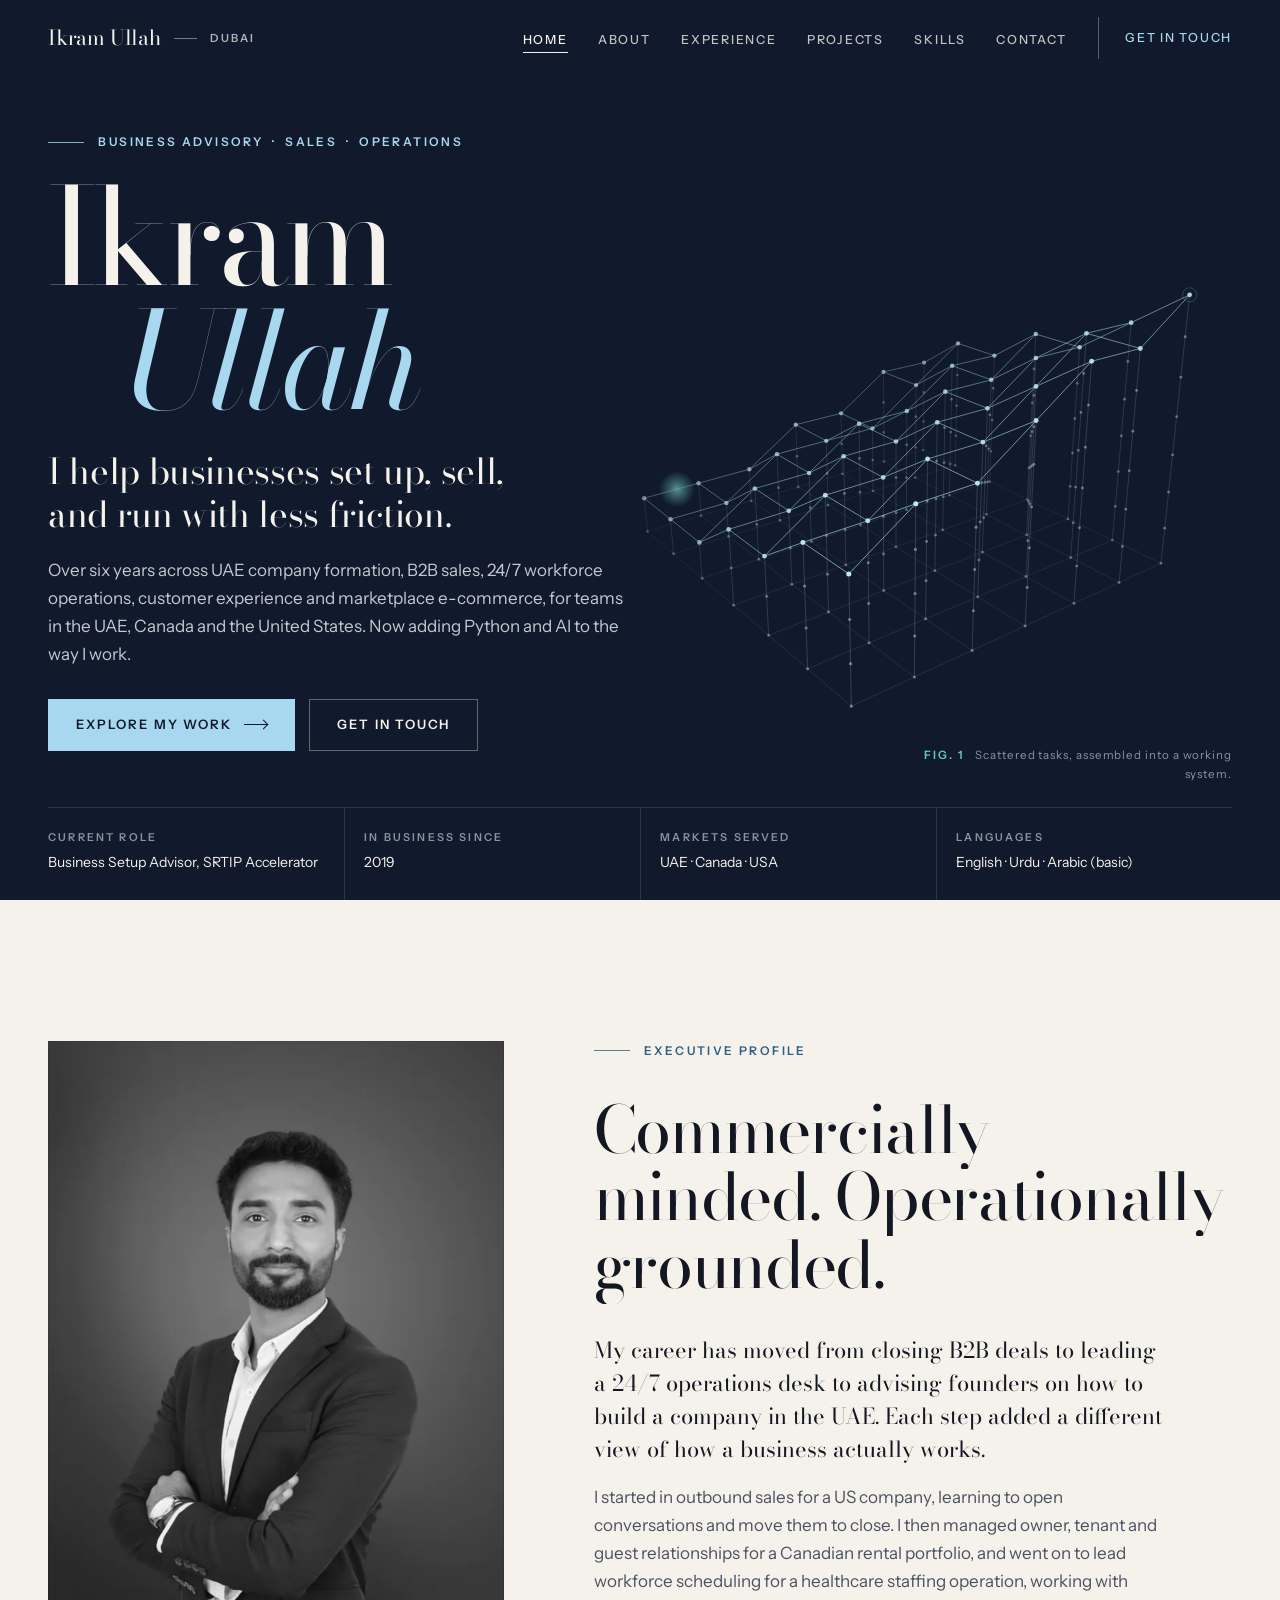
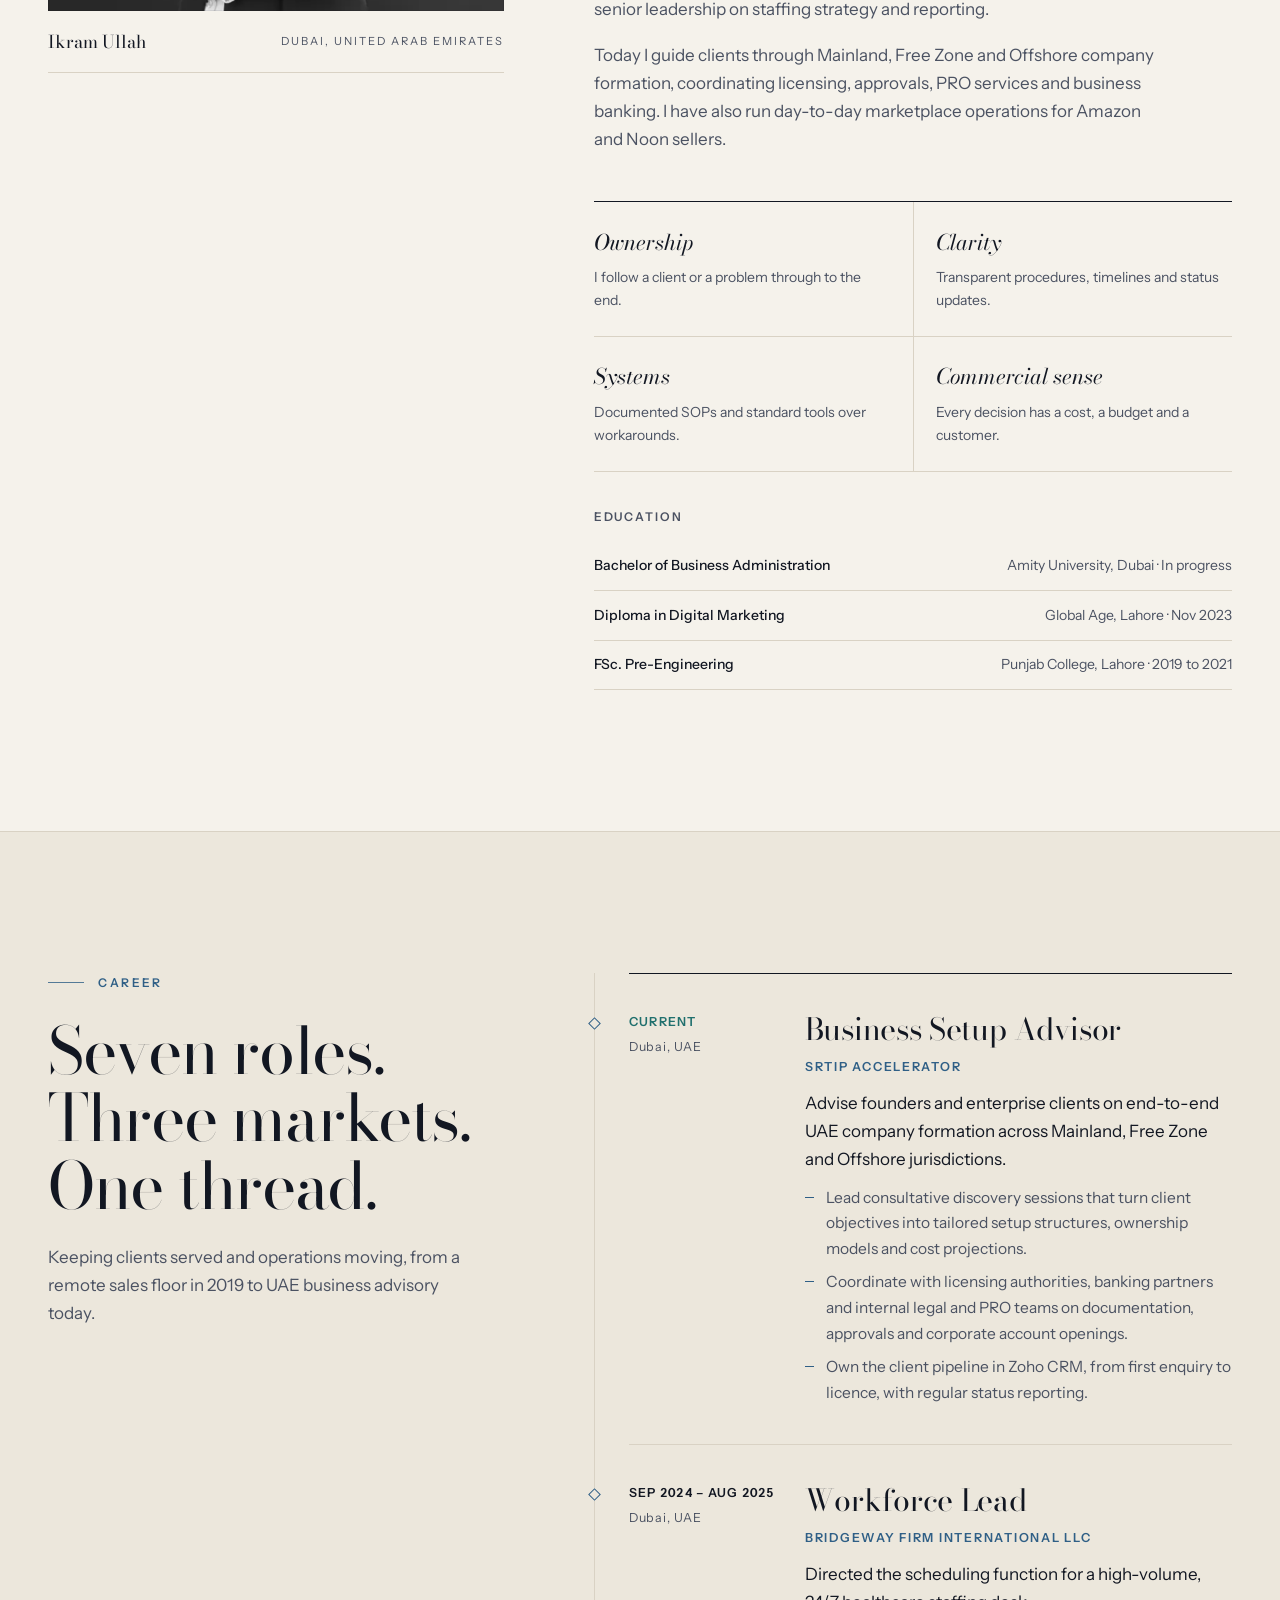
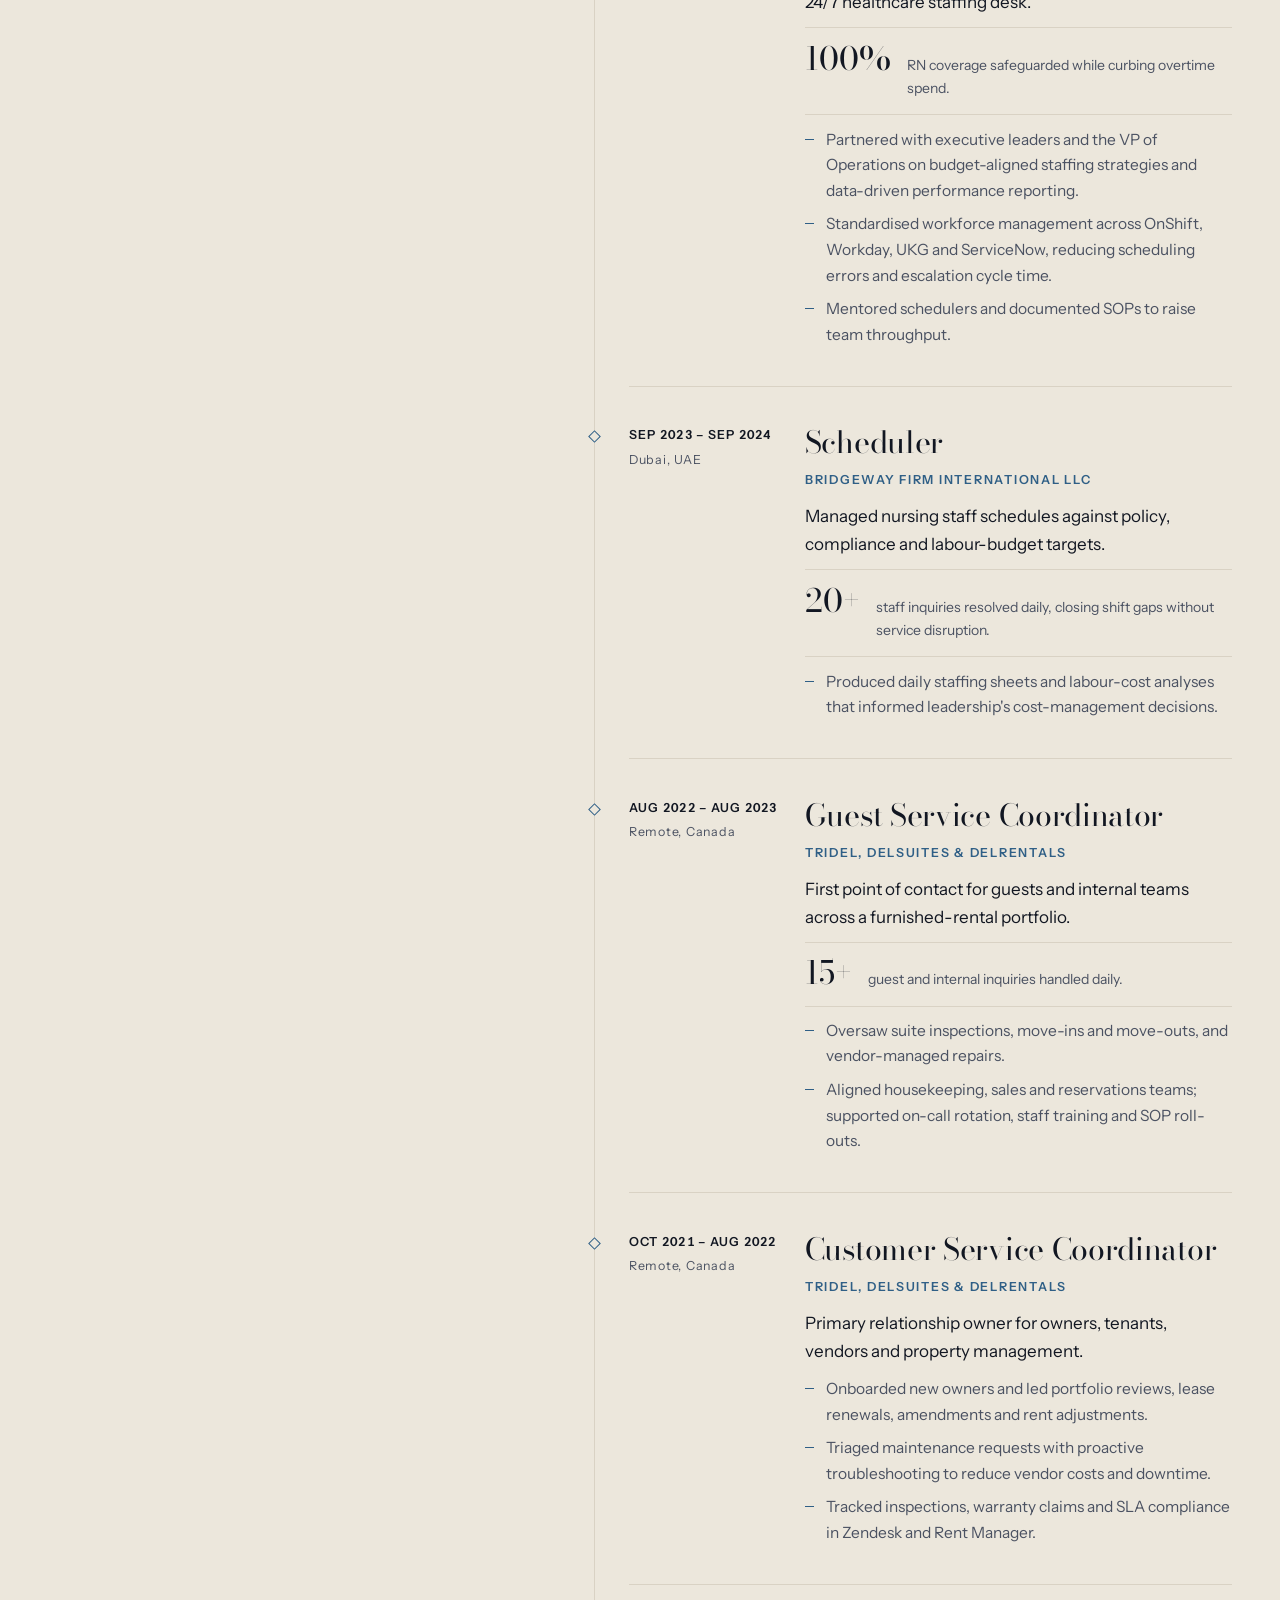
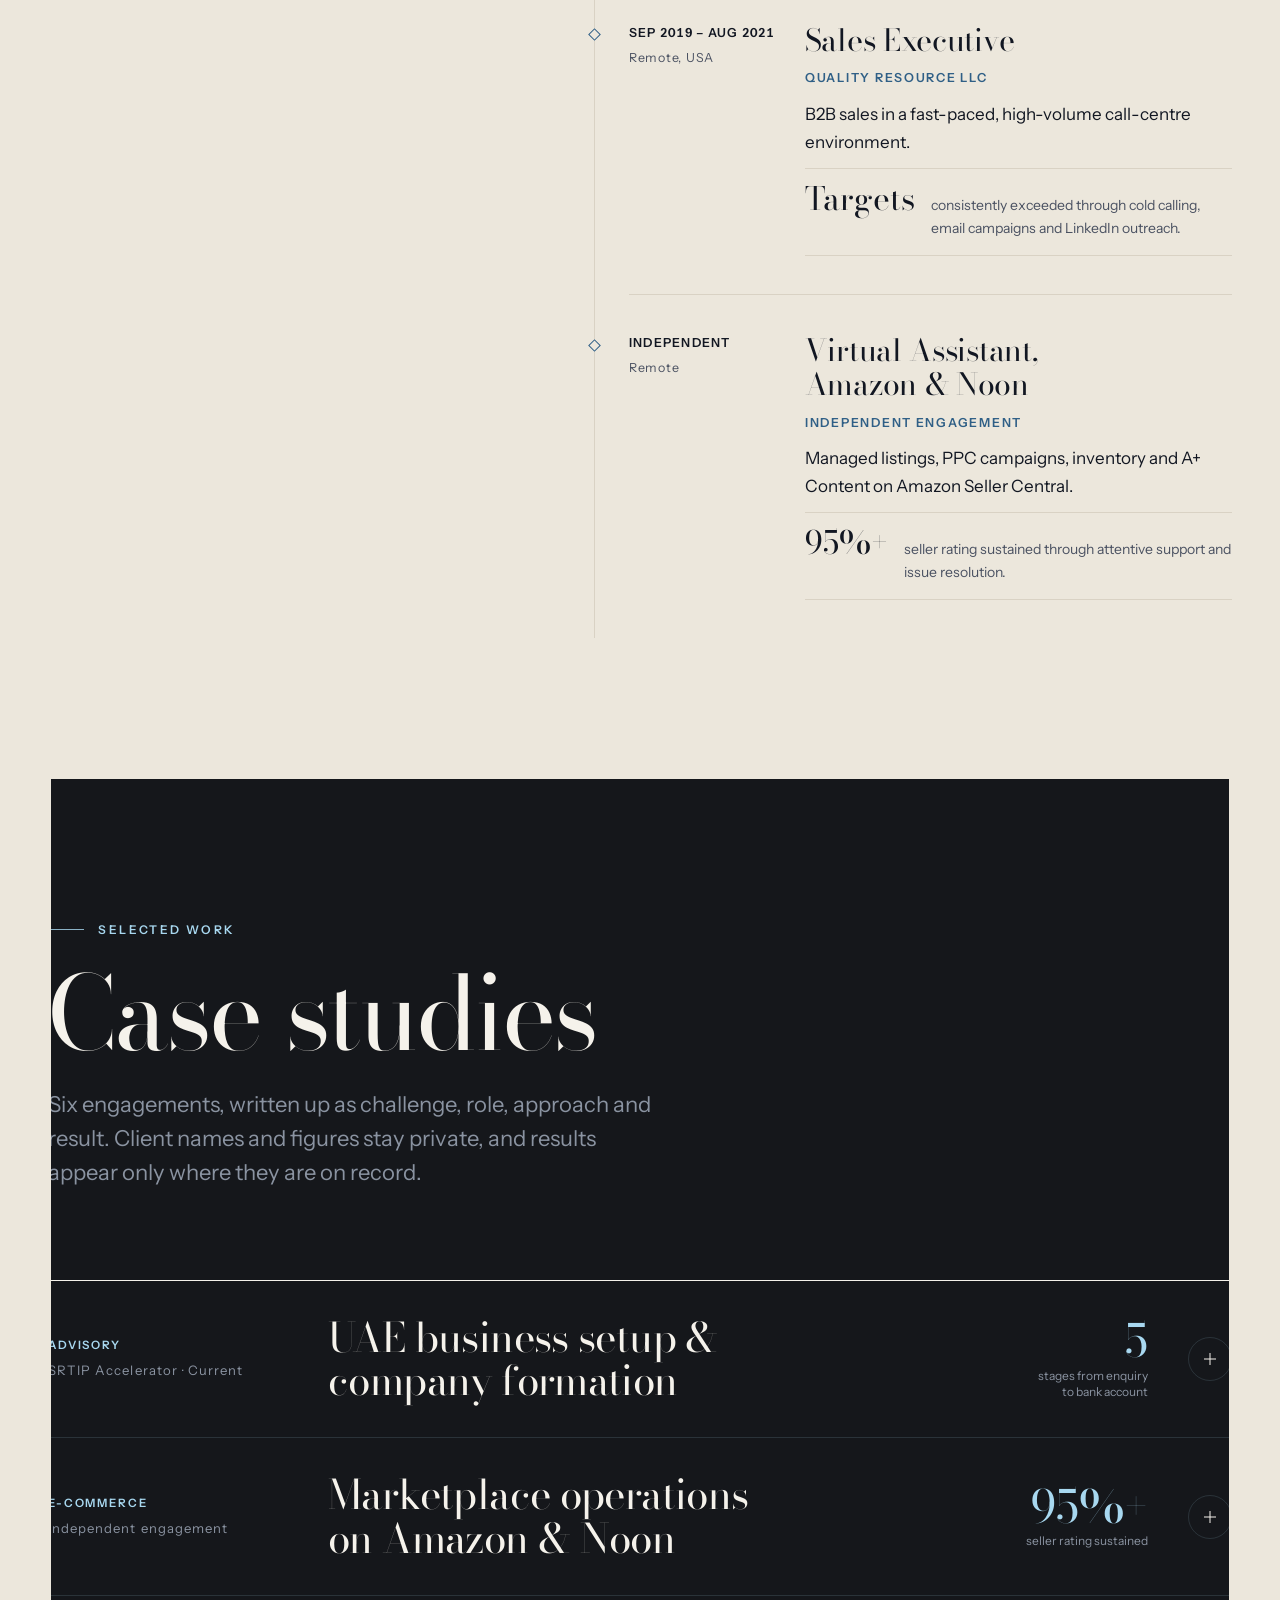
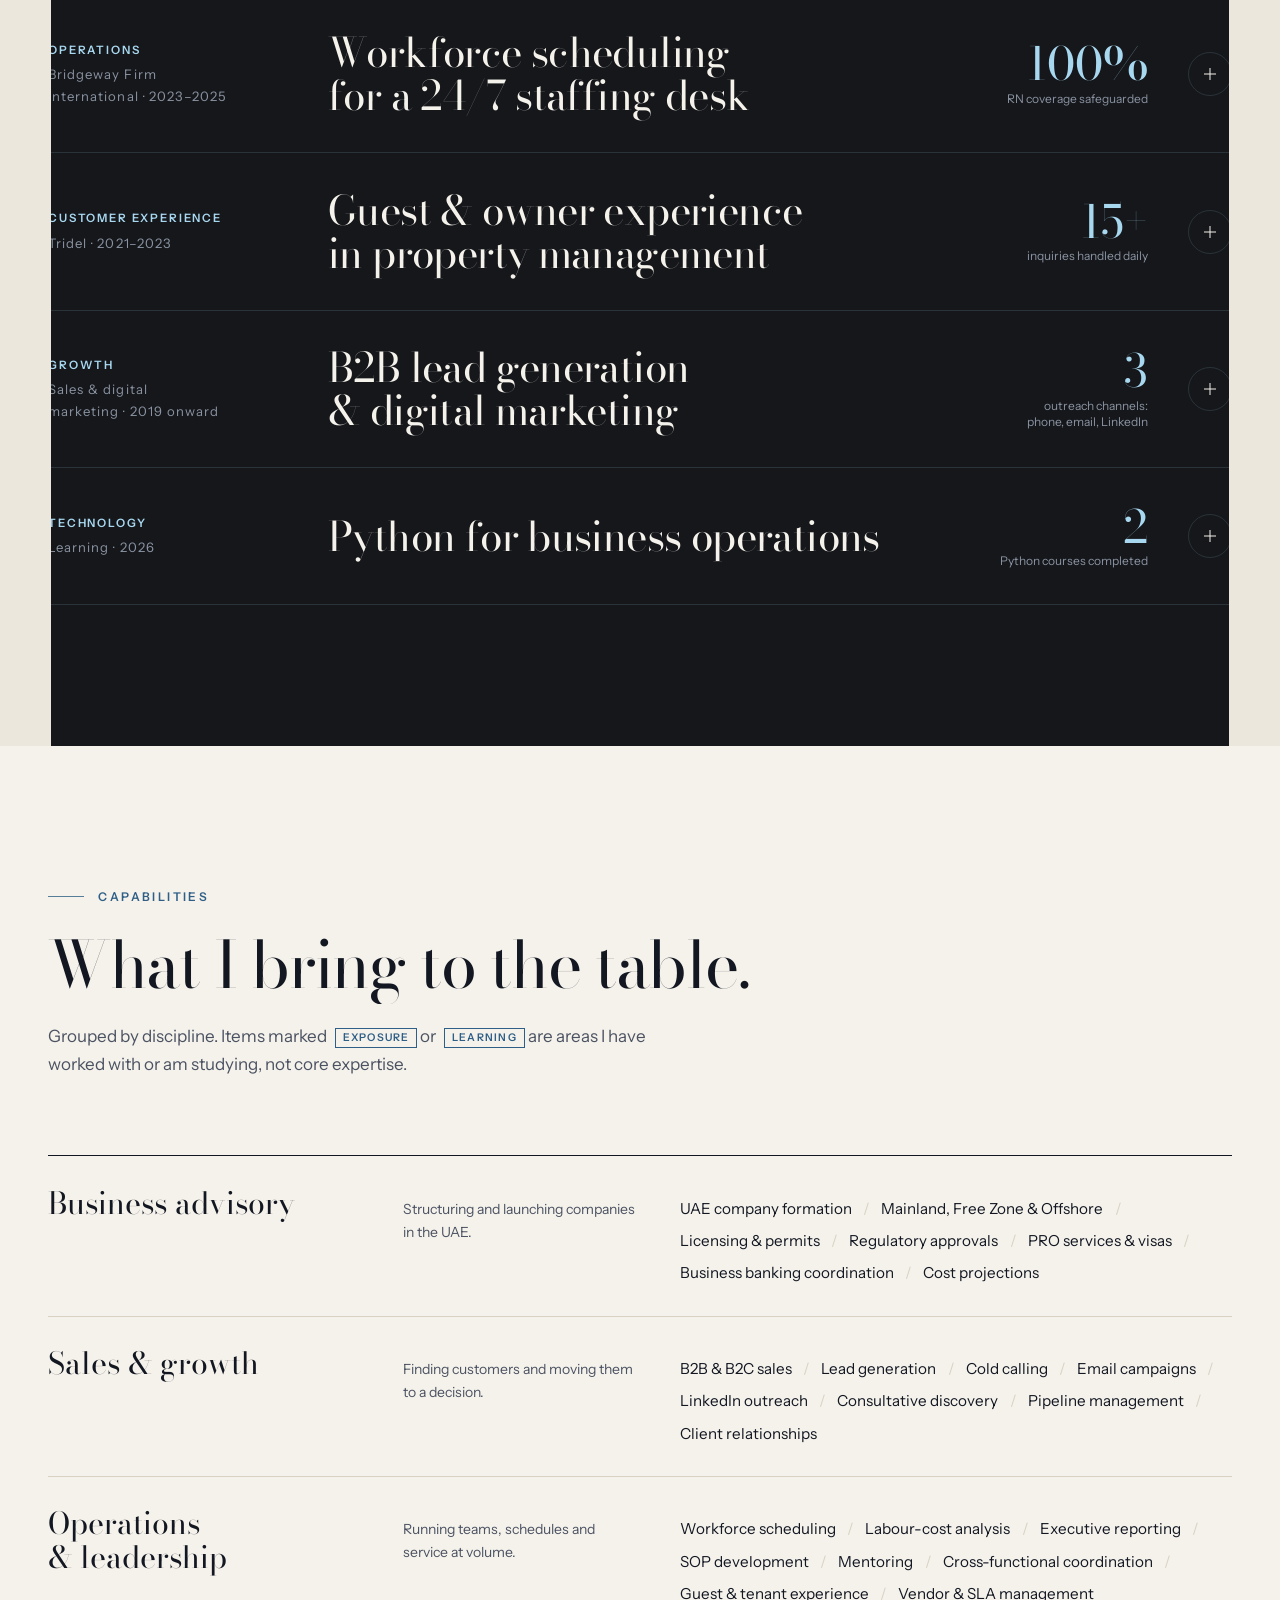
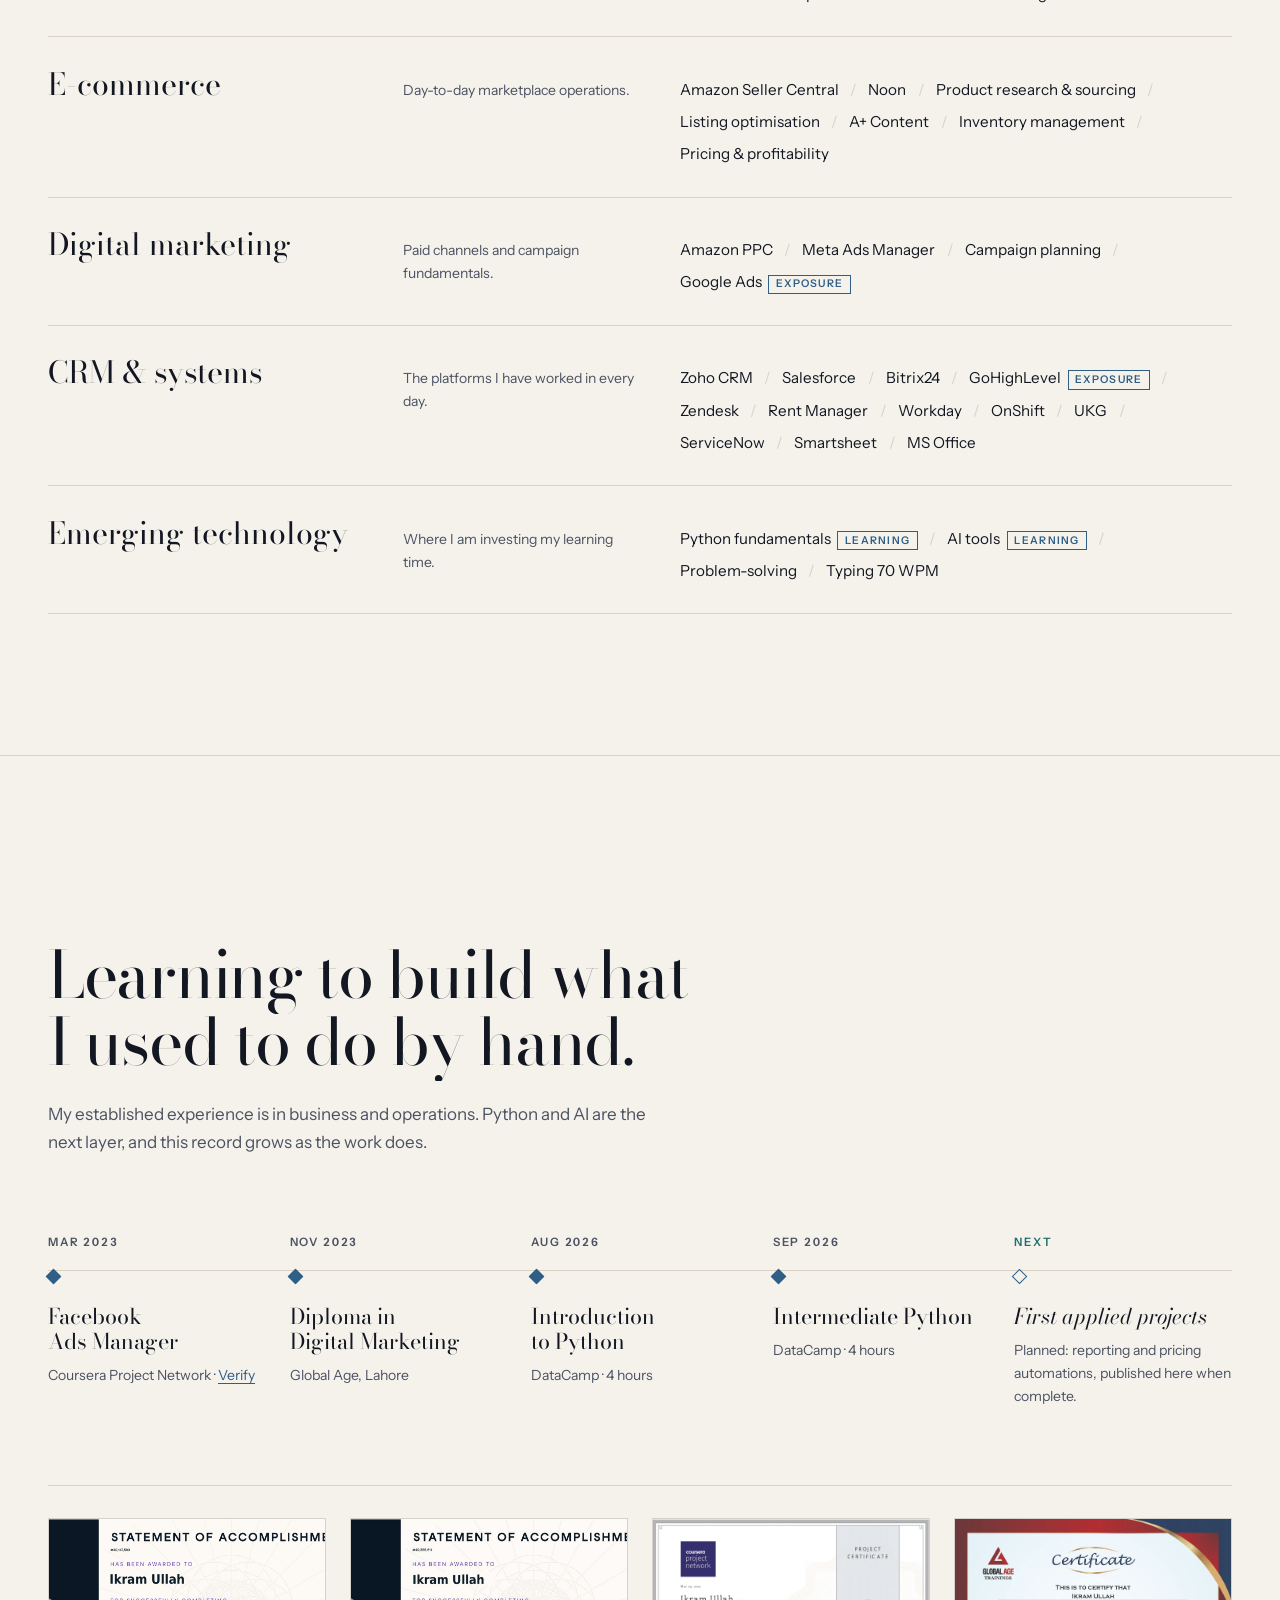
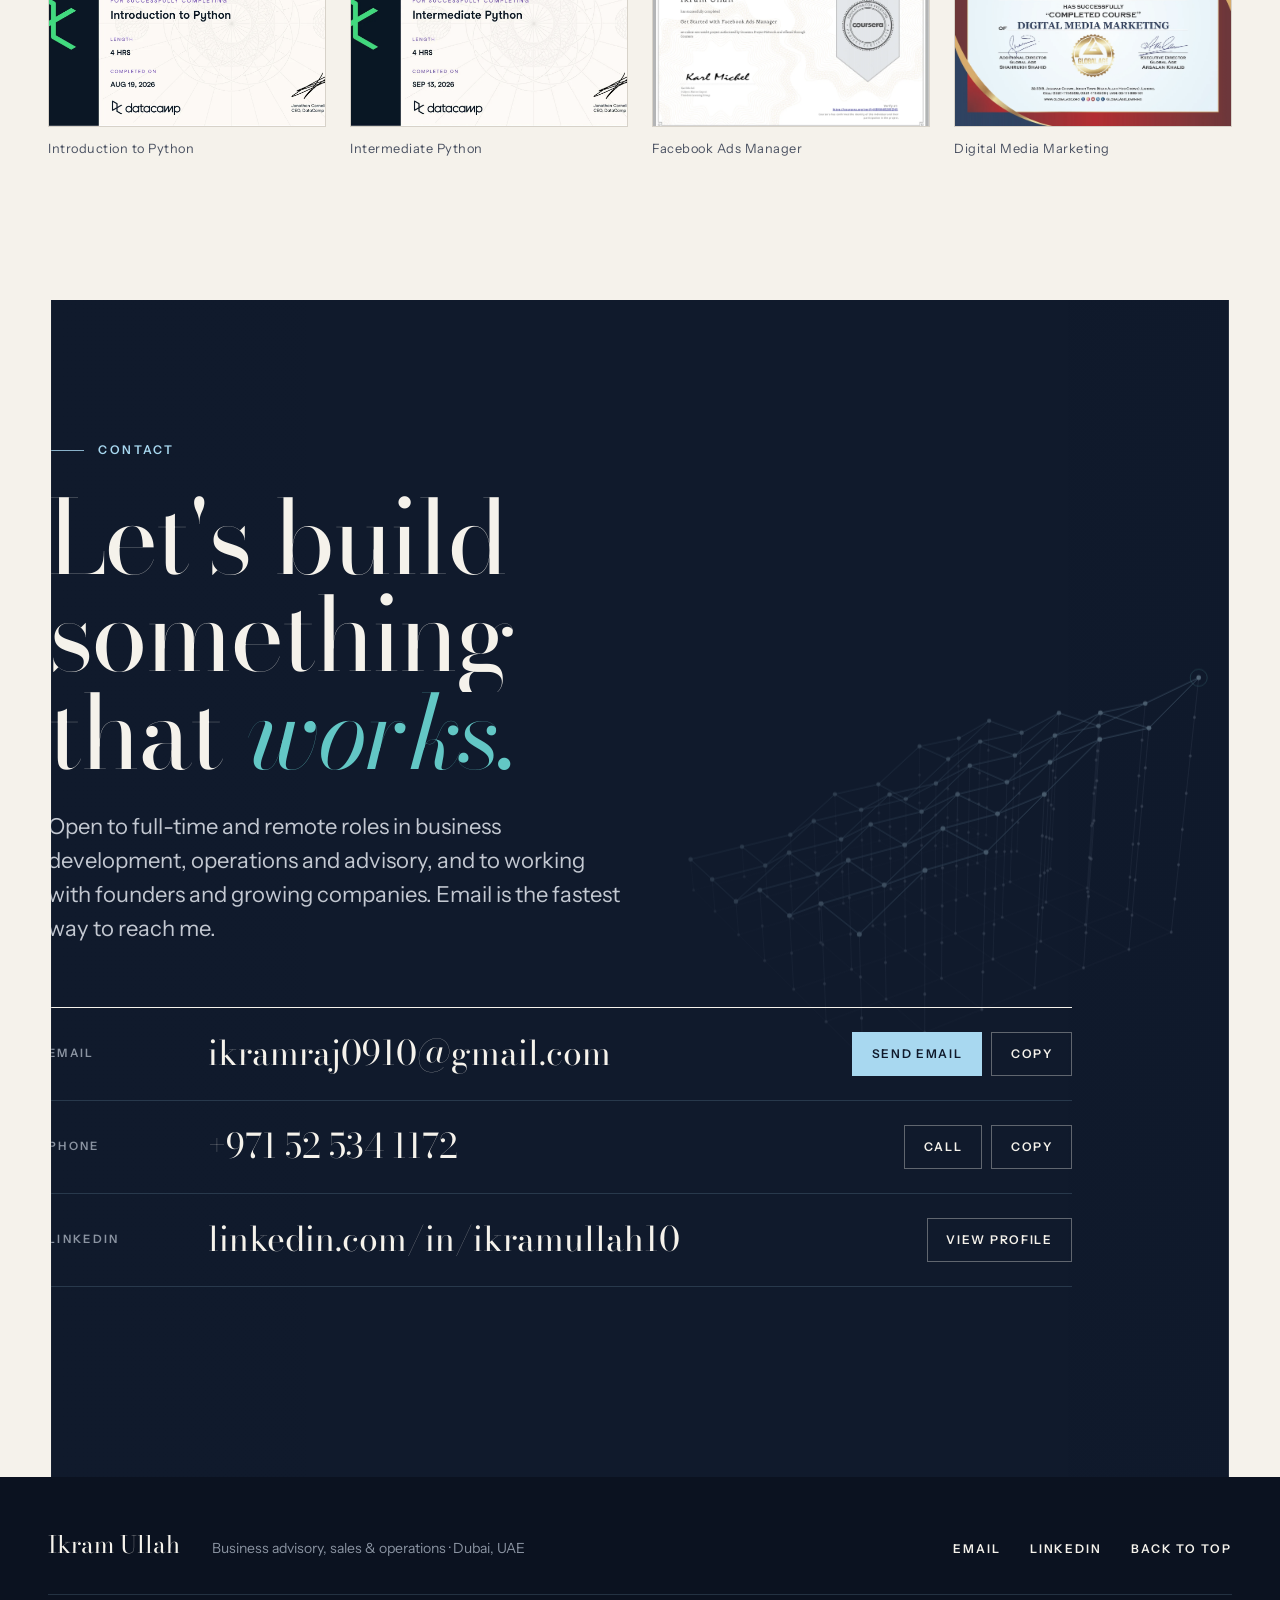
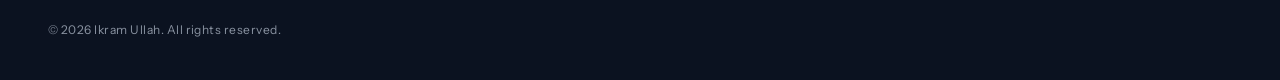
<file: index.html>
<!doctype html>
<html lang="en">
<head>
<meta charset="utf-8">
<meta name="viewport" content="width=device-width, initial-scale=1, viewport-fit=cover">
<title>Ikram Ullah</title>
<meta name="claude:viewport-fit-sides" content="cover">
<meta name="description" content="Ikram Ullah is a Dubai-based business professional with over six years across UAE business setup advisory, B2B sales, workforce operations, customer experience and marketplace e-commerce.">
<meta name="author" content="Ikram Ullah">
<meta name="theme-color" content="#101a2c">
<meta property="og:type" content="profile">
<meta property="og:title" content="Ikram Ullah, Business Advisory, Sales &amp; Operations">
<meta property="og:description" content="Dubai-based business professional working across UAE company formation, B2B sales, operations, customer experience and e-commerce since 2019.">
<link rel="canonical" href="https://ikram-portfolio.ikramullah.workers.dev/">
<meta property="og:url" content="https://ikram-portfolio.ikramullah.workers.dev/">
<meta property="og:image" content="https://ikram-portfolio.ikramullah.workers.dev/assets/img/og-image.jpg">
<meta property="og:image:width" content="1200">
<meta property="og:image:height" content="630">
<meta property="profile:first_name" content="Ikram">
<meta property="profile:last_name" content="Ullah">
<meta name="twitter:card" content="summary_large_image">
<meta name="twitter:title" content="Ikram Ullah, Business Advisory, Sales &amp; Operations">
<meta name="twitter:description" content="Dubai-based business professional working across UAE company formation, B2B sales, operations and e-commerce.">
<meta name="twitter:image" content="https://ikram-portfolio.ikramullah.workers.dev/assets/img/og-image.jpg">
<link rel="icon" href="favicon.svg" type="image/svg+xml">
<link rel="apple-touch-icon" href="assets/img/apple-touch-icon.png">
<link rel="preconnect" href="https://fonts.googleapis.com">
<link rel="preconnect" href="https://fonts.gstatic.com" crossorigin>
<link rel="stylesheet" href="https://fonts.googleapis.com/css2?family=Bodoni+Moda:ital,opsz,wght@0,6..96,400..700;1,6..96,400..600&family=Instrument+Sans:wght@400..600&display=swap">
<link rel="stylesheet" href="styles.css">
<script>document.documentElement.classList.add("js");</script>
<script type="application/ld+json">
{
  "@context": "https://schema.org",
  "@type": "Person",
  "name": "Ikram Ullah",
  "url": "https://ikram-portfolio.ikramullah.workers.dev/",
  "image": "https://ikram-portfolio.ikramullah.workers.dev/assets/img/ikram-ullah-1000.jpg",
  "jobTitle": "Business Setup Advisor",
  "description": "Business advisory, sales and operations professional based in Dubai, UAE.",
  "email": "mailto:ikramraj0910@gmail.com",
  "telephone": "+971525341172",
  "address": { "@type": "PostalAddress", "addressLocality": "Dubai", "addressCountry": "AE" },
  "sameAs": ["https://www.linkedin.com/in/ikramullah10/"],
  "knowsLanguage": ["English", "Urdu", "Arabic"]
}
</script>
</head>
<body>
<a class="skip" href="#main">Skip to content</a>

<header class="site-header" id="site-header" data-tone="dark">
  <div class="frame header-inner">
    <a class="mark" href="#home" aria-label="Ikram Ullah, back to top">
      <span class="mark-name">Ikram Ullah</span>
      <span class="mark-sep" aria-hidden="true"></span>
      <span class="mark-place">Dubai</span>
    </a>
    <nav class="nav" aria-label="Primary">
      <ul class="nav-list">
        <li><a href="#home">Home</a></li>
        <li><a href="#about">About</a></li>
        <li><a href="#experience">Experience</a></li>
        <li><a href="#projects">Projects</a></li>
        <li><a href="#skills">Skills</a></li>
        <li><a href="#contact">Contact</a></li>
      </ul>
      <a class="nav-cta" href="#contact">Get in touch</a>
      <button class="menu-btn" type="button" id="menu-btn" aria-expanded="false" aria-controls="menu">
        <span class="menu-btn-label">Menu</span>
        <span class="menu-btn-lines" aria-hidden="true"><i></i><i></i></span>
      </button>
    </nav>
  </div>
</header>

<div class="menu" id="menu" hidden>
  <div class="frame menu-inner">
    <ul class="menu-list">
      <li><a href="#home"><span>Home</span></a></li>
      <li><a href="#about"><span>About</span></a></li>
      <li><a href="#experience"><span>Experience</span></a></li>
      <li><a href="#projects"><span>Projects</span></a></li>
      <li><a href="#skills"><span>Skills</span></a></li>
      <li><a href="#contact"><span>Contact</span></a></li>
    </ul>
    <div class="menu-foot">
      <a href="mailto:ikramraj0910@gmail.com">ikramraj0910@gmail.com</a>
      <a href="https://www.linkedin.com/in/ikramullah10/" target="_blank" rel="noopener">LinkedIn</a>
    </div>
  </div>
</div>

<main id="main">

  <!-- ============ HERO ============ -->
  <section class="hero tone-dark" id="home" data-tone="dark" aria-labelledby="hero-name">
    <canvas class="lattice" id="lattice" aria-hidden="true"></canvas>
    <div class="hero-veil" aria-hidden="true"></div>

    <div class="frame hero-inner">
      <div class="hero-copy">
        <p class="kicker" data-intro="0">Business Advisory &nbsp;·&nbsp; Sales &nbsp;·&nbsp; Operations</p>
        <h1 class="hero-name" id="hero-name">
          <span class="line"><span data-intro="1">Ikram</span></span>
          <span class="line"><span data-intro="2">Ullah</span></span>
        </h1>
        <p class="hero-headline" data-intro="3">I help businesses set up, sell, and run with less friction.</p>
        <p class="hero-intro" data-intro="4">
          Over six years across UAE company formation, B2B sales, 24/7 workforce operations, customer experience
          and marketplace e-commerce, for teams in the UAE, Canada and the United States. Now adding Python and AI
          to the way I work.
        </p>
        <div class="hero-actions" data-intro="5">
          <a class="btn btn-accent" href="#projects">Explore My Work <span class="btn-arrow" aria-hidden="true"></span></a>
          <a class="btn btn-ghost" href="#contact">Get in Touch</a>
        </div>
      </div>
      <p class="fig-caption" data-intro="5" aria-hidden="true"><span>Fig. 1</span> Scattered tasks, assembled into a working system.</p>
    </div>

    <div class="frame">
      <dl class="hero-ledger" data-intro="6">
        <div><dt>Current role</dt><dd>Business Setup Advisor, SRTIP Accelerator</dd></div>
        <div><dt>In business since</dt><dd>2019</dd></div>
        <div><dt>Markets served</dt><dd>UAE · Canada · USA</dd></div>
        <div><dt>Languages</dt><dd>English · Urdu · Arabic (basic)</dd></div>
      </dl>
    </div>
  </section>

  <!-- ============ PROFILE ============ -->
  <section class="profile tone-light" id="about" data-tone="light" aria-labelledby="about-title">
    <div class="frame profile-grid">
      <figure class="portrait" data-reveal>
        <div class="portrait-frame">
          <picture>
            <source type="image/webp" srcset="assets/img/ikram-ullah-640.webp 640w, assets/img/ikram-ullah-1000.webp 1000w" sizes="(min-width: 960px) 34vw, 90vw">
            <img class="portrait-img" src="assets/img/ikram-ullah-640.jpg" srcset="assets/img/ikram-ullah-640.jpg 640w, assets/img/ikram-ullah-1000.jpg 1000w" sizes="(min-width: 960px) 34vw, 90vw" width="640" height="960" loading="lazy" alt="Portrait of Ikram Ullah in a dark blazer and white shirt, arms crossed">
          </picture>
        </div>
        <figcaption>Ikram Ullah <span>Dubai, United Arab Emirates</span></figcaption>
      </figure>

      <div class="profile-copy">
        <p class="kicker" data-reveal>Executive profile</p>
        <h2 class="display-2" id="about-title" data-split>Commercially minded. Operationally grounded.</h2>
        <div class="profile-text" data-reveal>
          <p class="standfirst">My career has moved from closing B2B deals to leading a 24/7 operations desk to advising founders on how to build a company in the UAE. Each step added a different view of how a business actually works.</p>
          <p>I started in outbound sales for a US company, learning to open conversations and move them to close. I then managed owner, tenant and guest relationships for a Canadian rental portfolio, and went on to lead workforce scheduling for a healthcare staffing operation, working with senior leadership on staffing strategy and reporting.</p>
          <p>Today I guide clients through Mainland, Free Zone and Offshore company formation, coordinating licensing, approvals, PRO services and business banking. I have also run day-to-day marketplace operations for Amazon and Noon sellers.</p>
        </div>

        <ul class="principles" data-reveal-group>
          <li data-reveal><h3>Ownership</h3><p>I follow a client or a problem through to the end.</p></li>
          <li data-reveal><h3>Clarity</h3><p>Transparent procedures, timelines and status updates.</p></li>
          <li data-reveal><h3>Systems</h3><p>Documented SOPs and standard tools over workarounds.</p></li>
          <li data-reveal><h3>Commercial sense</h3><p>Every decision has a cost, a budget and a customer.</p></li>
        </ul>

        <div class="education" data-reveal>
          <h3 class="label">Education</h3>
          <ul>
            <li><span>Bachelor of Business Administration</span><span>Amity University, Dubai · In progress</span></li>
            <li><span>Diploma in Digital Marketing</span><span>Global Age, Lahore · Nov 2023</span></li>
            <li><span>FSc. Pre-Engineering</span><span>Punjab College, Lahore · 2019 to 2021</span></li>
          </ul>
        </div>
      </div>
    </div>
  </section>

  <!-- ============ EXPERIENCE ============ -->
  <section class="experience tone-light" id="experience" data-tone="light" aria-labelledby="experience-title">
    <div class="frame exp-grid">
      <header class="exp-head">
        <p class="kicker" data-reveal>Career</p>
        <h2 class="display-2" id="experience-title" data-split>Seven roles. Three markets. One thread.</h2>
        <p class="exp-lede" data-reveal>Keeping clients served and operations moving, from a remote sales floor in 2019 to UAE business advisory today.</p>
      </header>

      <ol class="roles" id="roles">
        <li class="role-progress" aria-hidden="true"><span id="role-progress-bar"></span></li>
        <li class="role" data-reveal>
          <p class="role-when"><span class="role-live">Current</span><span>Dubai, UAE</span></p>
          <div class="role-body">
            <h3 class="role-title">Business Setup Advisor</h3>
            <p class="role-org">SRTIP Accelerator</p>
            <p class="role-sum">Advise founders and enterprise clients on end-to-end UAE company formation across Mainland, Free Zone and Offshore jurisdictions.</p>
            <ul class="role-points">
              <li>Lead consultative discovery sessions that turn client objectives into tailored setup structures, ownership models and cost projections.</li>
              <li>Coordinate with licensing authorities, banking partners and internal legal and PRO teams on documentation, approvals and corporate account openings.</li>
              <li>Own the client pipeline in Zoho CRM, from first enquiry to licence, with regular status reporting.</li>
            </ul>
          </div>
        </li>
        <li class="role" data-reveal>
          <p class="role-when"><span>Sep 2024 – Aug 2025</span><span>Dubai, UAE</span></p>
          <div class="role-body">
            <h3 class="role-title">Workforce Lead</h3>
            <p class="role-org">Bridgeway Firm International LLC</p>
            <p class="role-sum">Directed the scheduling function for a high-volume, 24/7 healthcare staffing desk.</p>
            <p class="role-impact"><span>100%</span> RN coverage safeguarded while curbing overtime spend.</p>
            <ul class="role-points">
              <li>Partnered with executive leaders and the VP of Operations on budget-aligned staffing strategies and data-driven performance reporting.</li>
              <li>Standardised workforce management across OnShift, Workday, UKG and ServiceNow, reducing scheduling errors and escalation cycle time.</li>
              <li>Mentored schedulers and documented SOPs to raise team throughput.</li>
            </ul>
          </div>
        </li>
        <li class="role" data-reveal>
          <p class="role-when"><span>Sep 2023 – Sep 2024</span><span>Dubai, UAE</span></p>
          <div class="role-body">
            <h3 class="role-title">Scheduler</h3>
            <p class="role-org">Bridgeway Firm International LLC</p>
            <p class="role-sum">Managed nursing staff schedules against policy, compliance and labour-budget targets.</p>
            <p class="role-impact"><span>20+</span> staff inquiries resolved daily, closing shift gaps without service disruption.</p>
            <ul class="role-points">
              <li>Produced daily staffing sheets and labour-cost analyses that informed leadership's cost-management decisions.</li>
            </ul>
          </div>
        </li>
        <li class="role" data-reveal>
          <p class="role-when"><span>Aug 2022 – Aug 2023</span><span>Remote, Canada</span></p>
          <div class="role-body">
            <h3 class="role-title">Guest Service Coordinator</h3>
            <p class="role-org">TRIDEL, DelSuites &amp; Delrentals</p>
            <p class="role-sum">First point of contact for guests and internal teams across a furnished-rental portfolio.</p>
            <p class="role-impact"><span>15+</span> guest and internal inquiries handled daily.</p>
            <ul class="role-points">
              <li>Oversaw suite inspections, move-ins and move-outs, and vendor-managed repairs.</li>
              <li>Aligned housekeeping, sales and reservations teams; supported on-call rotation, staff training and SOP roll-outs.</li>
            </ul>
          </div>
        </li>
        <li class="role" data-reveal>
          <p class="role-when"><span>Oct 2021 – Aug 2022</span><span>Remote, Canada</span></p>
          <div class="role-body">
            <h3 class="role-title">Customer Service Coordinator</h3>
            <p class="role-org">TRIDEL, DelSuites &amp; Delrentals</p>
            <p class="role-sum">Primary relationship owner for owners, tenants, vendors and property management.</p>
            <ul class="role-points">
              <li>Onboarded new owners and led portfolio reviews, lease renewals, amendments and rent adjustments.</li>
              <li>Triaged maintenance requests with proactive troubleshooting to reduce vendor costs and downtime.</li>
              <li>Tracked inspections, warranty claims and SLA compliance in Zendesk and Rent Manager.</li>
            </ul>
          </div>
        </li>
        <li class="role" data-reveal>
          <p class="role-when"><span>Sep 2019 – Aug 2021</span><span>Remote, USA</span></p>
          <div class="role-body">
            <h3 class="role-title">Sales Executive</h3>
            <p class="role-org">Quality Resource LLC</p>
            <p class="role-sum">B2B sales in a fast-paced, high-volume call-centre environment.</p>
            <p class="role-impact"><span>Targets</span> consistently exceeded through cold calling, email campaigns and LinkedIn outreach.</p>
          </div>
        </li>
        <li class="role" data-reveal>
          <p class="role-when"><span>Independent</span><span>Remote</span></p>
          <div class="role-body">
            <h3 class="role-title">Virtual Assistant, Amazon &amp; Noon</h3>
            <p class="role-org">Independent engagement</p>
            <p class="role-sum">Managed listings, PPC campaigns, inventory and A+ Content on Amazon Seller Central.</p>
            <p class="role-impact"><span>95%+</span> seller rating sustained through attentive support and issue resolution.</p>
          </div>
        </li>
      </ol>
    </div>
  </section>

  <!-- ============ SELECTED WORK ============ -->
  <section class="work" id="projects" data-tone="dark" aria-labelledby="work-title">
    <div class="work-stage tone-dark" id="work-stage">
      <div class="frame">
        <header class="work-head">
          <p class="kicker" data-reveal>Selected work</p>
          <h2 class="display-1" id="work-title" data-split>Case studies</h2>
          <p class="work-lede" data-reveal>Six engagements, written up as challenge, role, approach and result. Client names and figures stay private, and results appear only where they are on record.</p>
        </header>

        <ol class="cases">
          <!-- Case: setup -->
          <li class="case" data-reveal>
            <h3 class="case-h">
              <button class="case-toggle" type="button" aria-expanded="false" aria-controls="case-setup" id="case-setup-btn">
                <span class="case-meta"><span>Advisory</span><span>SRTIP Accelerator · Current</span></span>
                <span class="case-title">UAE business setup &amp; company formation</span>
                <span class="case-figure"><b>5</b><small>stages from enquiry to bank account</small></span>
                <span class="case-icon" aria-hidden="true"></span>
              </button>
            </h3>
            <div class="case-panel" id="case-setup" role="region" aria-labelledby="case-setup-btn">
              <div class="case-panel-inner">
                <div class="case-cols">
                  <div>
                    <h4 class="label">Challenge</h4>
                    <p>Founders entering the UAE face a real choice of structures, each with its own licensing, approval and banking steps. Most want one advisor who explains the options plainly and keeps every step moving.</p>
                    <h4 class="label">My role</h4>
                    <p>Business Setup Advisor. I own the client relationship from first enquiry to a licensed, bank-ready company, and manage the pipeline in Zoho CRM.</p>
                  </div>
                  <div>
                    <h4 class="label">Approach</h4>
                    <ol class="stages">
                      <li><b>Discovery</b> Consultative sessions on activity, ownership and goals.</li>
                      <li><b>Structure</b> Mainland, Free Zone or Offshore, with an ownership model and cost projection.</li>
                      <li><b>Licensing &amp; approvals</b> Permits and regulatory approvals with the authorities.</li>
                      <li><b>PRO &amp; visas</b> Documentation with internal PRO and legal teams.</li>
                      <li><b>Banking</b> Corporate account opening with banking partners.</li>
                    </ol>
                  </div>
                </div>
                <div class="case-foot">
                  <div><h4 class="label">Tools</h4><p class="inline-list">Zoho CRM · Pipeline reporting</p></div>
                  <div><h4 class="label">Outcome</h4><p>One point of contact for each client, with transparent procedures, timelines and regular status updates from lead to licence.</p></div>
                </div>
              </div>
            </div>
          </li>

          <!-- Case: ecommerce -->
          <li class="case" data-reveal>
            <h3 class="case-h">
              <button class="case-toggle" type="button" aria-expanded="false" aria-controls="case-ecommerce" id="case-ecommerce-btn">
                <span class="case-meta"><span>E-commerce</span><span>Independent engagement</span></span>
                <span class="case-title">Marketplace operations on Amazon &amp; Noon</span>
                <span class="case-figure"><b>95%+</b><small>seller rating sustained</small></span>
                <span class="case-icon" aria-hidden="true"></span>
              </button>
            </h3>
            <div class="case-panel" id="case-ecommerce" role="region" aria-labelledby="case-ecommerce-btn">
              <div class="case-panel-inner">
                <div class="case-cols">
                  <div>
                    <h4 class="label">Challenge</h4>
                    <p>Marketplace sellers need listings that convert, content that answers buyer questions, efficient advertising and service that protects account health. Doing all of it alongside sourcing and fulfilment stretches a small team.</p>
                    <h4 class="label">My role</h4>
                    <p>Virtual assistant running day-to-day marketplace operations, with Amazon Seller Central as the main platform.</p>
                  </div>
                  <div>
                    <h4 class="label">Approach</h4>
                    <ul class="ticks">
                      <li>Product research and sourcing support for new listings.</li>
                      <li>Listing build and optimisation, including product content and A+ Content.</li>
                      <li>PPC campaign management and performance review.</li>
                      <li>Inventory management, pricing and profitability review.</li>
                      <li>Fast, courteous customer support and issue resolution.</li>
                    </ul>
                  </div>
                </div>
                <div class="case-foot">
                  <div><h4 class="label">Tools</h4><p class="inline-list">Amazon Seller Central · Noon · Sponsored ads (PPC) · A+ Content</p></div>
                  <div><h4 class="label">Result</h4><p>A seller rating of 95% or higher, sustained through attentive support and issue resolution.</p></div>
                </div>
              </div>
            </div>
          </li>

          <!-- Case: workforce -->
          <li class="case" data-reveal>
            <h3 class="case-h">
              <button class="case-toggle" type="button" aria-expanded="false" aria-controls="case-workforce" id="case-workforce-btn">
                <span class="case-meta"><span>Operations</span><span>Bridgeway Firm International · 2023–2025</span></span>
                <span class="case-title">Workforce scheduling for a 24/7 staffing desk</span>
                <span class="case-figure"><b>100%</b><small>RN coverage safeguarded</small></span>
                <span class="case-icon" aria-hidden="true"></span>
              </button>
            </h3>
            <div class="case-panel" id="case-workforce" role="region" aria-labelledby="case-workforce-btn">
              <div class="case-panel-inner">
                <div class="case-cols">
                  <div>
                    <h4 class="label">Challenge</h4>
                    <p>Healthcare staffing runs around the clock. Every shift needs a registered nurse, every schedule must follow policy and labour budgets, overtime is expensive, and gaps must be closed in real time.</p>
                    <h4 class="label">My role</h4>
                    <p>Scheduler for one year, then Workforce Lead, directing the scheduling function and mentoring the team.</p>
                  </div>
                  <div>
                    <h4 class="label">Approach</h4>
                    <ul class="ticks">
                      <li>Daily staffing sheets and labour-cost analyses for leadership.</li>
                      <li>Real-time resolution of 20+ staff inquiries a day.</li>
                      <li>Budget-aligned staffing strategies with executive leaders and the VP of Operations.</li>
                      <li>One standard way of working across four workforce platforms.</li>
                      <li>Documented SOPs and mentoring for schedulers.</li>
                    </ul>
                  </div>
                </div>
                <div class="case-foot">
                  <div><h4 class="label">Tools</h4><p class="inline-list">OnShift · Workday · UKG · ServiceNow · Smartsheet</p></div>
                  <div><h4 class="label">Result</h4><p>100% RN coverage safeguarded while curbing overtime spend, with fewer scheduling errors and shorter escalation cycles after standardisation.</p></div>
                </div>
              </div>
            </div>
          </li>

          <!-- Case: guest -->
          <li class="case" data-reveal>
            <h3 class="case-h">
              <button class="case-toggle" type="button" aria-expanded="false" aria-controls="case-guest" id="case-guest-btn">
                <span class="case-meta"><span>Customer experience</span><span>Tridel · 2021–2023</span></span>
                <span class="case-title">Guest &amp; owner experience in property management</span>
                <span class="case-figure"><b>15+</b><small>inquiries handled daily</small></span>
                <span class="case-icon" aria-hidden="true"></span>
              </button>
            </h3>
            <div class="case-panel" id="case-guest" role="region" aria-labelledby="case-guest-btn">
              <div class="case-panel-inner">
                <div class="case-cols">
                  <div>
                    <h4 class="label">Challenge</h4>
                    <p>A furnished-suite and rental portfolio serves owners, tenants, short-stay guests and vendors at once. A good experience depends on housekeeping, sales, reservations and maintenance working from the same plan.</p>
                    <h4 class="label">My role</h4>
                    <p>Customer Service Coordinator, then Guest Service Coordinator, working remotely for the Canadian portfolio.</p>
                  </div>
                  <div>
                    <h4 class="label">Approach</h4>
                    <ul class="ticks">
                      <li>Owner onboarding, portfolio reviews, lease renewals, amendments and rent adjustments.</li>
                      <li>Maintenance triage and proactive troubleshooting before calling vendors.</li>
                      <li>Suite inspections, move-ins, move-outs and vendor-managed repairs.</li>
                      <li>Inspection, warranty and SLA tracking.</li>
                      <li>On-call support, staff training and SOP roll-outs.</li>
                    </ul>
                  </div>
                </div>
                <div class="case-foot">
                  <div><h4 class="label">Tools</h4><p class="inline-list">Zendesk · Rent Manager · Property management systems</p></div>
                  <div><h4 class="label">Outcome</h4><p>15+ inquiries handled each day, lower vendor costs and downtime through early troubleshooting, and more consistent service after SOP roll-outs.</p></div>
                </div>
              </div>
            </div>
          </li>

          <!-- Case: growth -->
          <li class="case" data-reveal>
            <h3 class="case-h">
              <button class="case-toggle" type="button" aria-expanded="false" aria-controls="case-growth" id="case-growth-btn">
                <span class="case-meta"><span>Growth</span><span>Sales &amp; digital marketing · 2019 onward</span></span>
                <span class="case-title">B2B lead generation &amp; digital marketing</span>
                <span class="case-figure"><b>3</b><small>outreach channels: phone, email, LinkedIn</small></span>
                <span class="case-icon" aria-hidden="true"></span>
              </button>
            </h3>
            <div class="case-panel" id="case-growth" role="region" aria-labelledby="case-growth-btn">
              <div class="case-panel-inner">
                <div class="case-cols">
                  <div>
                    <h4 class="label">Challenge</h4>
                    <p>Growth starts with finding the right customers and opening the right conversation, whether through direct outreach or paid channels.</p>
                    <h4 class="label">My role</h4>
                    <p>Sales Executive at Quality Resource LLC (2019 to 2021), PPC management for marketplace sellers, and formal digital marketing training.</p>
                  </div>
                  <div>
                    <h4 class="label">Approach</h4>
                    <ul class="ticks">
                      <li>Multi-channel B2B outreach by phone, email campaigns and LinkedIn.</li>
                      <li>Pipeline discipline to move leads to close in a high-volume environment.</li>
                      <li>PPC campaign management on Amazon Seller Central.</li>
                      <li>Meta (Facebook) Ads Manager campaign setup through a Coursera guided project.</li>
                      <li>Campaign planning from the Global Age digital media marketing course, with exposure to Google Ads.</li>
                    </ul>
                  </div>
                </div>
                <div class="case-foot">
                  <div><h4 class="label">Tools</h4><p class="inline-list">LinkedIn · Email campaigns · Meta Ads Manager · Amazon PPC · GoHighLevel</p></div>
                  <div><h4 class="label">Result</h4><p>Consistently exceeded assigned sales targets as a Sales Executive.</p></div>
                </div>
                <div class="evidence">
                  <h4 class="label">Evidence</h4>
                  <div class="evidence-row">
                    <a class="cert" href="assets/certificates/global-age-digital-media-marketing.jpg" target="_blank" rel="noopener">
                      <img src="assets/certificates/global-age-digital-media-marketing.webp" width="1400" height="1042" loading="lazy" alt="Global Age Trainings certificate for Ikram Ullah, Digital Media Marketing course">
                      <span>Digital Media Marketing · Global Age Trainings</span>
                    </a>
                    <a class="cert" href="assets/certificates/coursera-facebook-ads-manager.jpg" target="_blank" rel="noopener">
                      <img src="assets/certificates/coursera-facebook-ads-manager.webp" width="1400" height="1081" loading="lazy" alt="Coursera project certificate for Ikram Ullah, Get Started with Facebook Ads Manager, March 2023">
                      <span>Get Started with Facebook Ads Manager · Coursera · Mar 2023</span>
                    </a>
                  </div>
                </div>
              </div>
            </div>
          </li>

          <!-- Case: python -->
          <li class="case" data-reveal>
            <h3 class="case-h">
              <button class="case-toggle" type="button" aria-expanded="false" aria-controls="case-python" id="case-python-btn">
                <span class="case-meta"><span>Technology</span><span>Learning · 2026</span></span>
                <span class="case-title">Python for business operations</span>
                <span class="case-figure"><b>2</b><small>Python courses completed</small></span>
                <span class="case-icon" aria-hidden="true"></span>
              </button>
            </h3>
            <div class="case-panel" id="case-python" role="region" aria-labelledby="case-python-btn">
              <div class="case-panel-inner">
                <div class="case-cols">
                  <div>
                    <h4 class="label">Why</h4>
                    <p>Much of my operational work has been reporting, scheduling, pipeline follow-ups and listing updates. These are structured, repeatable tasks, and learning to automate them is the practical first step toward applying AI to business.</p>
                    <h4 class="label">Completed</h4>
                    <ul class="ticks">
                      <li>Introduction to Python, DataCamp, 4 hours, 19 Aug 2026.</li>
                      <li>Intermediate Python, DataCamp, 4 hours, 13 Sep 2026.</li>
                    </ul>
                  </div>
                  <div>
                    <h4 class="label">Next builds <span class="flag">Planned</span></h4>
                    <p class="muted">Projects I intend to build next. None of these is finished yet.</p>
                    <ul class="ticks ticks-planned">
                      <li>A script that turns a spreadsheet export into a daily status summary.</li>
                      <li>A pricing and margin calculator for marketplace listings.</li>
                      <li>Experiments with AI assistants for drafting client follow-ups and reports.</li>
                    </ul>
                  </div>
                </div>
                <div class="evidence">
                  <h4 class="label">Evidence</h4>
                  <div class="evidence-row">
                    <a class="cert" href="assets/certificates/datacamp-introduction-to-python.jpg" target="_blank" rel="noopener">
                      <img src="assets/certificates/datacamp-introduction-to-python.webp" width="1400" height="807" loading="lazy" alt="DataCamp statement of accomplishment for Ikram Ullah, Introduction to Python, August 2026">
                      <span>Introduction to Python · DataCamp · Aug 2026</span>
                    </a>
                    <a class="cert" href="assets/certificates/datacamp-intermediate-python.jpg" target="_blank" rel="noopener">
                      <img src="assets/certificates/datacamp-intermediate-python.webp" width="1400" height="808" loading="lazy" alt="DataCamp statement of accomplishment for Ikram Ullah, Intermediate Python, September 2026">
                      <span>Intermediate Python · DataCamp · Sep 2026</span>
                    </a>
                  </div>
                </div>
              </div>
            </div>
          </li>
        </ol>
      </div>
    </div>
  </section>

  <!-- ============ CAPABILITIES ============ -->
  <section class="capabilities tone-light" id="skills" data-tone="light" aria-labelledby="skills-title">
    <div class="frame">
      <header class="cap-head">
        <p class="kicker" data-reveal>Capabilities</p>
        <h2 class="display-2" id="skills-title" data-split>What I bring to the table.</h2>
        <p class="cap-lede" data-reveal>Grouped by discipline. Items marked <span class="flag">exposure</span> or <span class="flag">learning</span> are areas I have worked with or am studying, not core expertise.</p>
      </header>

      <div class="cap-table">
        <section class="cap-row" data-reveal aria-labelledby="cap-1">
          <h3 id="cap-1">Business advisory</h3>
          <p class="cap-desc">Structuring and launching companies in the UAE.</p>
          <ul class="cap-items"><li>UAE company formation</li><li>Mainland, Free Zone &amp; Offshore</li><li>Licensing &amp; permits</li><li>Regulatory approvals</li><li>PRO services &amp; visas</li><li>Business banking coordination</li><li>Cost projections</li></ul>
        </section>
        <section class="cap-row" data-reveal aria-labelledby="cap-2">
          <h3 id="cap-2">Sales &amp; growth</h3>
          <p class="cap-desc">Finding customers and moving them to a decision.</p>
          <ul class="cap-items"><li>B2B &amp; B2C sales</li><li>Lead generation</li><li>Cold calling</li><li>Email campaigns</li><li>LinkedIn outreach</li><li>Consultative discovery</li><li>Pipeline management</li><li>Client relationships</li></ul>
        </section>
        <section class="cap-row" data-reveal aria-labelledby="cap-3">
          <h3 id="cap-3">Operations &amp; leadership</h3>
          <p class="cap-desc">Running teams, schedules and service at volume.</p>
          <ul class="cap-items"><li>Workforce scheduling</li><li>Labour-cost analysis</li><li>Executive reporting</li><li>SOP development</li><li>Mentoring</li><li>Cross-functional coordination</li><li>Guest &amp; tenant experience</li><li>Vendor &amp; SLA management</li></ul>
        </section>
        <section class="cap-row" data-reveal aria-labelledby="cap-4">
          <h3 id="cap-4">E-commerce</h3>
          <p class="cap-desc">Day-to-day marketplace operations.</p>
          <ul class="cap-items"><li>Amazon Seller Central</li><li>Noon</li><li>Product research &amp; sourcing</li><li>Listing optimisation</li><li>A+ Content</li><li>Inventory management</li><li>Pricing &amp; profitability</li></ul>
        </section>
        <section class="cap-row" data-reveal aria-labelledby="cap-5">
          <h3 id="cap-5">Digital marketing</h3>
          <p class="cap-desc">Paid channels and campaign fundamentals.</p>
          <ul class="cap-items"><li>Amazon PPC</li><li>Meta Ads Manager</li><li>Campaign planning</li><li>Google Ads <span class="flag">exposure</span></li></ul>
        </section>
        <section class="cap-row" data-reveal aria-labelledby="cap-6">
          <h3 id="cap-6">CRM &amp; systems</h3>
          <p class="cap-desc">The platforms I have worked in every day.</p>
          <ul class="cap-items"><li>Zoho CRM</li><li>Salesforce</li><li>Bitrix24</li><li>GoHighLevel <span class="flag">exposure</span></li><li>Zendesk</li><li>Rent Manager</li><li>Workday</li><li>OnShift</li><li>UKG</li><li>ServiceNow</li><li>Smartsheet</li><li>MS Office</li></ul>
        </section>
        <section class="cap-row" data-reveal aria-labelledby="cap-7">
          <h3 id="cap-7">Emerging technology</h3>
          <p class="cap-desc">Where I am investing my learning time.</p>
          <ul class="cap-items"><li>Python fundamentals <span class="flag">learning</span></li><li>AI tools <span class="flag">learning</span></li><li>Problem-solving</li><li>Typing 70 WPM</li></ul>
        </section>
      </div>
    </div>
  </section>

  <!-- ============ TECHNOLOGY JOURNEY ============ -->
  <section class="journey tone-light" id="journey" data-tone="light" aria-labelledby="journey-title">
    <div class="frame">
      <header class="journey-head">
        <p class="kicker" data-reveal>Technology journey</p>
        <h2 class="display-2" id="journey-title" data-split>Learning to build what I used to do by hand.</h2>
        <p class="journey-lede" data-reveal>My established experience is in business and operations. Python and AI are the next layer, and this record grows as the work does.</p>
      </header>

      <ol class="track" id="track">
        <li class="track-line" aria-hidden="true"><span id="track-bar"></span></li>
        <li class="stop" data-reveal><span class="stop-when">Mar 2023</span><span class="stop-dot" aria-hidden="true"></span><h3>Facebook Ads Manager</h3><p>Coursera Project Network · <a href="https://coursera.org/verify/K8VM4B28EZH5" target="_blank" rel="noopener">Verify</a></p></li>
        <li class="stop" data-reveal><span class="stop-when">Nov 2023</span><span class="stop-dot" aria-hidden="true"></span><h3>Diploma in Digital Marketing</h3><p>Global Age, Lahore</p></li>
        <li class="stop" data-reveal><span class="stop-when">Aug 2026</span><span class="stop-dot" aria-hidden="true"></span><h3>Introduction to Python</h3><p>DataCamp · 4 hours</p></li>
        <li class="stop" data-reveal><span class="stop-when">Sep 2026</span><span class="stop-dot" aria-hidden="true"></span><h3>Intermediate Python</h3><p>DataCamp · 4 hours</p></li>
        <li class="stop stop-next" data-reveal><span class="stop-when">Next</span><span class="stop-dot" aria-hidden="true"></span><h3>First applied projects</h3><p>Planned: reporting and pricing automations, published here when complete.</p></li>
      </ol>

      <div class="certs" data-reveal-group>
        <a class="cert" data-reveal href="assets/certificates/datacamp-introduction-to-python.jpg" target="_blank" rel="noopener">
          <img src="assets/certificates/datacamp-introduction-to-python.webp" width="1400" height="807" loading="lazy" alt="DataCamp certificate, Introduction to Python">
          <span>Introduction to Python</span>
        </a>
        <a class="cert" data-reveal href="assets/certificates/datacamp-intermediate-python.jpg" target="_blank" rel="noopener">
          <img src="assets/certificates/datacamp-intermediate-python.webp" width="1400" height="808" loading="lazy" alt="DataCamp certificate, Intermediate Python">
          <span>Intermediate Python</span>
        </a>
        <a class="cert" data-reveal href="assets/certificates/coursera-facebook-ads-manager.jpg" target="_blank" rel="noopener">
          <img src="assets/certificates/coursera-facebook-ads-manager.webp" width="1400" height="1081" loading="lazy" alt="Coursera certificate, Get Started with Facebook Ads Manager">
          <span>Facebook Ads Manager</span>
        </a>
        <a class="cert" data-reveal href="assets/certificates/global-age-digital-media-marketing.jpg" target="_blank" rel="noopener">
          <img src="assets/certificates/global-age-digital-media-marketing.webp" width="1400" height="1042" loading="lazy" alt="Global Age certificate, Digital Media Marketing">
          <span>Digital Media Marketing</span>
        </a>
      </div>
    </div>
  </section>

  <!-- ============ CONTACT ============ -->
  <section class="contact" id="contact" data-tone="dark" aria-labelledby="contact-title">
    <div class="contact-stage tone-dark" id="contact-stage">
      <canvas class="lattice lattice-still" id="lattice-still" aria-hidden="true"></canvas>
      <div class="frame contact-inner">
        <p class="kicker" data-reveal>Contact</p>
        <h2 class="display-1 contact-title" id="contact-title" data-split>Let's build something that works.</h2>
        <p class="contact-lede" data-reveal>Open to full-time and remote roles in business development, operations and advisory, and to working with founders and growing companies. Email is the fastest way to reach me.</p>

        <dl class="contact-list">
          <div class="contact-row" data-reveal>
            <dt>Email</dt>
            <dd class="contact-value" id="email-value">ikramraj0910@gmail.com</dd>
            <dd class="contact-actions">
              <a class="btn btn-accent btn-sm" href="mailto:ikramraj0910@gmail.com?subject=Hello%20Ikram">Send email</a>
              <button class="btn btn-ghost btn-sm" type="button" data-copy="ikramraj0910@gmail.com" data-copy-target="email-value">Copy</button>
            </dd>
          </div>
          <div class="contact-row" data-reveal>
            <dt>Phone</dt>
            <dd class="contact-value" id="phone-value">+971 52 534 1172</dd>
            <dd class="contact-actions">
              <a class="btn btn-ghost btn-sm" href="tel:+971525341172">Call</a>
              <button class="btn btn-ghost btn-sm" type="button" data-copy="+971525341172" data-copy-target="phone-value">Copy</button>
            </dd>
          </div>
          <div class="contact-row" data-reveal>
            <dt>LinkedIn</dt>
            <dd class="contact-value">linkedin.com/in/ikramullah10</dd>
            <dd class="contact-actions">
              <a class="btn btn-ghost btn-sm" href="https://www.linkedin.com/in/ikramullah10/" target="_blank" rel="noopener">View profile</a>
            </dd>
          </div>
        </dl>
        <p class="copy-status" id="copy-status" role="status" aria-live="polite"></p>
      </div>
    </div>
  </section>
</main>

<footer class="site-footer tone-dark">
  <div class="frame footer-inner">
    <p class="footer-name">Ikram Ullah</p>
    <p class="footer-role">Business advisory, sales &amp; operations · Dubai, UAE</p>
    <ul class="footer-links">
      <li><a href="mailto:ikramraj0910@gmail.com">Email</a></li>
      <li><a href="https://www.linkedin.com/in/ikramullah10/" target="_blank" rel="noopener">LinkedIn</a></li>
      <li><a href="#home">Back to top</a></li>
    </ul>
    <p class="footer-copy">© <span id="year">2026</span> Ikram Ullah. All rights reserved.</p>
  </div>
</footer>

<script src="script.js"></script>
</body>
</html>
</file>
<file: styles.css>
/*
  Ikram Ullah, executive portfolio
  Layout: a 12-column frame with alternating midnight and ivory bands. Dark bands carry
  the cinematic moments (opening, selected work, contact); ivory bands carry the reading.
  The display serif sets the voice, the sans carries detail. Icy blue is the primary accent;
  teal is a secondary accent reserved for live states, progress and the occasional highlight.
*/
:root {
  /* palette */
  --midnight: #101a2c;
  --midnight-2: #17233a;
  --charcoal: #15171b;
  --ivory: #f5f2eb;
  --ivory-2: #ece7dc;
  --ice: #a8d8f0;            /* primary accent on dark, 11:1 on midnight */
  --teal: #63c7c5;           /* secondary accent on dark, 8.5:1 on midnight */
  --ice-ink: #2f5f86;        /* primary accent on ivory, 6:1 */
  --teal-ink: #1f6f6d;       /* secondary accent on ivory, 5.3:1 */
  --slate: #8a93a1;          /* secondary on dark */
  --slate-ink: #4b5262;      /* secondary on ivory */
  --ink: #121722;            /* text on ivory */
  --line-light: #d9d2c4;
  --line-dark: rgb(168 216 240 / .16);

  /* type */
  --serif: "Bodoni Moda", "Didot", "Bodoni 72", "Playfair Display", Georgia, serif;
  --sans: "Instrument Sans", "Helvetica Neue", Arial, system-ui, sans-serif;

  --fs-label: .75rem;
  --fs-small: .875rem;
  --fs-body: 1.0625rem;
  --fs-lead: clamp(1.15rem, 1rem + .5vw, 1.375rem);
  --fs-h3: clamp(1.4rem, 1.1rem + 1vw, 1.9rem);
  --fs-d2: clamp(2.3rem, 1.5rem + 3.2vw, 4.4rem);
  --fs-d1: clamp(3rem, 1.6rem + 6vw, 8rem);
  --fs-hero: clamp(4.6rem, 1.5rem + 8.6vw, 10.5rem);

  /* space */
  --gap: clamp(1.25rem, 2.5vw, 2rem);
  --band: clamp(5rem, 11vw, 10rem);
  --maxw: 1360px;

  /* motion: one easing family, three durations */
  --ease: cubic-bezier(.16, 1, .3, 1);
  --ease-io: cubic-bezier(.65, 0, .35, 1);
  --t-fast: .35s;
  --t-med: .7s;
  --t-slow: 1.1s;

  color-scheme: light;
}

/* tone tokens: each band sets its own foreground set */
.tone-dark {
  --fg: var(--ivory);
  --fg-2: var(--slate);
  --accent: var(--ice);
  --accent-2: var(--teal);
  --rule: var(--line-dark);
  background: var(--midnight);
  color: var(--fg);
  color-scheme: dark;
}
.tone-light {
  --fg: var(--ink);
  --fg-2: var(--slate-ink);
  --accent: var(--ice-ink);
  --accent-2: var(--teal-ink);
  --rule: var(--line-light);
  background: var(--ivory);
  color: var(--fg);
}

/* ---------- base ---------- */
*, *::before, *::after { box-sizing: border-box; }
html { -webkit-text-size-adjust: 100%; scroll-padding-top: 5.5rem; }
html.smooth { scroll-behavior: smooth; }
body {
  margin: 0;
  background: var(--midnight);
  color: var(--ink);
  font-family: var(--sans);
  font-size: var(--fs-body);
  line-height: 1.65;
  -webkit-font-smoothing: antialiased;
  text-rendering: optimizeLegibility;
}
body::before {
  content: ""; position: fixed; inset: 0 0 auto; height: env(safe-area-inset-top, 0px);
  z-index: 80; background: var(--midnight);
}
[hidden] { display: none !important; }
img { max-width: 100%; height: auto; display: block; }
a { color: inherit; }
h1, h2, h3, h4 { margin: 0; font-weight: 400; text-wrap: balance; }
p, ul, ol, dl, dd, figure { margin: 0; }
ul, ol { padding: 0; list-style: none; }
button { font: inherit; color: inherit; }
:focus-visible { outline: 2px solid var(--accent, var(--ice)); outline-offset: 4px; }
::selection { background: var(--ice); color: var(--midnight); }

.frame {
  width: 100%; max-width: var(--maxw); margin-inline: auto;
  padding-left: max(20px, env(safe-area-inset-left, 0px));
  padding-right: max(20px, env(safe-area-inset-right, 0px));
}
@media (min-width: 720px) {
  .frame { padding-left: max(48px, env(safe-area-inset-left, 0px)); padding-right: max(48px, env(safe-area-inset-right, 0px)); }
}

.skip {
  position: absolute; left: 1rem; top: -5rem; z-index: 100; padding: .7rem 1.1rem;
  background: var(--ivory); color: var(--midnight); text-decoration: none; font-weight: 600;
}
.skip:focus { top: calc(1rem + env(safe-area-inset-top, 0px)); }

.kicker, .label {
  font-family: var(--sans); font-size: var(--fs-label); font-weight: 600;
  letter-spacing: .2em; text-transform: uppercase; color: var(--accent);
}
.kicker { display: flex; align-items: center; gap: .9rem; }
.kicker::before { content: ""; width: 2.25rem; height: 1px; background: currentColor; opacity: .8; }
.label { color: var(--fg-2); letter-spacing: .16em; }

.display-1, .display-2 {
  font-family: var(--serif); font-weight: 400; letter-spacing: -.02em;
  font-variation-settings: "opsz" 96;
}
.display-1 { font-size: var(--fs-d1); line-height: .95; }
.display-2 { font-size: var(--fs-d2); line-height: 1.04; }

.flag {
  display: inline-block; font-family: var(--sans); font-size: .66rem; font-weight: 600;
  letter-spacing: .12em; text-transform: uppercase; color: var(--accent);
  border: 1px solid currentColor; padding: .12rem .42rem; margin-left: .3rem; vertical-align: .12em; line-height: 1.3;
}
.muted { color: var(--fg-2); }

/* ---------- buttons ---------- */
.btn {
  position: relative; display: inline-flex; align-items: center; justify-content: center; gap: .8rem;
  min-height: 52px; padding: 0 1.7rem; border: 1px solid transparent; border-radius: 0;
  font: 600 .8125rem/1 var(--sans); letter-spacing: .14em; text-transform: uppercase; text-decoration: none;
  cursor: pointer; overflow: hidden; isolation: isolate;
  transition: color var(--t-fast) var(--ease), border-color var(--t-med) var(--ease), background-color var(--t-med) var(--ease);
}
.btn::before {
  content: ""; position: absolute; inset: 0; z-index: -1;
  transform: scaleY(0); transform-origin: bottom; transition: transform var(--t-med) var(--ease);
}
.btn:hover::before, .btn:focus-visible::before { transform: scaleY(1); }
.btn-accent { background: var(--accent); color: var(--midnight); border-color: var(--accent); }
.tone-light .btn-accent { color: var(--ivory); }
.btn-accent::before { background: var(--accent-2); }
.btn-accent:hover { color: var(--midnight); border-color: var(--accent-2); }
.tone-light .btn-accent:hover { color: var(--ivory); }
.btn-ghost { background: transparent; color: var(--fg); border-color: color-mix(in srgb, var(--fg) 35%, transparent); }
.btn-ghost::before { background: var(--fg); }
.btn-ghost:hover { color: var(--midnight); border-color: var(--fg); }
.btn-ghost:focus-visible { border-color: var(--accent); }
.btn-sm { min-height: 44px; padding: 0 1.15rem; font-size: .75rem; }
.btn-arrow { width: 1.4rem; height: 1px; background: currentColor; position: relative; transition: width var(--t-med) var(--ease); }
.btn-arrow::after {
  content: ""; position: absolute; right: 0; top: -3px; width: 7px; height: 7px;
  border-top: 1px solid currentColor; border-right: 1px solid currentColor; transform: rotate(45deg);
}
.btn:hover .btn-arrow { width: 2rem; }

/* ---------- header ---------- */
.site-header {
  position: fixed; top: env(safe-area-inset-top, 0px); left: 0; right: 0; z-index: 70;
  color: var(--ivory);
  transition: background-color var(--t-med) var(--ease), color var(--t-med) var(--ease), transform var(--t-med) var(--ease), border-color var(--t-med) var(--ease);
  border-bottom: 1px solid transparent;
}
.site-header.is-solid { background: rgb(16 26 44 / .86); backdrop-filter: blur(14px) saturate(1.2); -webkit-backdrop-filter: blur(14px) saturate(1.2); border-bottom-color: var(--line-dark); }
.site-header[data-tone="light"].is-solid { background: rgb(245 242 235 / .9); color: var(--ink); border-bottom-color: var(--line-light); }
.site-header.is-hidden { transform: translateY(-100%); }
.header-inner { display: flex; align-items: center; justify-content: space-between; gap: 1rem; min-height: 76px; }
.mark { display: inline-flex; align-items: center; gap: .85rem; text-decoration: none; }
.mark-name { font-family: var(--serif); font-size: 1.3rem; letter-spacing: -.01em; font-variation-settings: "opsz" 24; }
.mark-sep { width: 1.4rem; height: 1px; background: currentColor; opacity: .45; }
.mark-place { font-size: .7rem; font-weight: 600; letter-spacing: .2em; text-transform: uppercase; opacity: .7; }

.nav { display: flex; align-items: center; gap: 2rem; }
.nav-list { display: flex; gap: 1.9rem; }
.nav-list a, .nav-cta {
  position: relative; text-decoration: none; font-size: .78rem; font-weight: 500;
  letter-spacing: .14em; text-transform: uppercase; padding-block: .5rem;
}
.nav-list a { opacity: .78; transition: opacity var(--t-fast) var(--ease); }
.nav-list a::after, .nav-cta::after {
  content: ""; position: absolute; left: 0; right: 0; bottom: .15rem; height: 1px; background: currentColor;
  transform: scaleX(0); transform-origin: right; transition: transform var(--t-med) var(--ease);
}
.nav-list a:hover, .nav-list a[aria-current="true"] { opacity: 1; }
.nav-list a:hover::after, .nav-list a[aria-current="true"]::after { transform: scaleX(1); transform-origin: left; }
.nav-cta { color: var(--ice); transition: color var(--t-med) var(--ease); padding: .7rem 0 .7rem 1.6rem; border-left: 1px solid currentColor; border-left-color: color-mix(in srgb, currentColor 40%, transparent); }
.nav-cta:hover { color: var(--teal); }
.site-header[data-tone="light"].is-solid .nav-cta { color: var(--ice-ink); }
.site-header[data-tone="light"].is-solid .nav-cta:hover { color: var(--teal-ink); }
.nav-cta::after { left: 1.6rem; }
.nav-cta:hover::after { transform: scaleX(1); transform-origin: left; }

.menu-btn {
  display: none; align-items: center; gap: .8rem; min-height: 44px; padding: 0 .2rem;
  background: none; border: 0; cursor: pointer;
  font-size: .75rem; font-weight: 600; letter-spacing: .18em; text-transform: uppercase;
}
.menu-btn-lines { display: grid; gap: 6px; width: 24px; }
.menu-btn-lines i { display: block; height: 1px; background: currentColor; transition: transform var(--t-med) var(--ease); }
.menu-btn[aria-expanded="true"] .menu-btn-lines i:first-child { transform: translateY(3.5px) rotate(45deg); }
.menu-btn[aria-expanded="true"] .menu-btn-lines i:last-child { transform: translateY(-3.5px) rotate(-45deg); }

.menu {
  position: fixed; inset: 0; z-index: 65; background: var(--midnight); color: var(--ivory);
  padding-top: calc(76px + env(safe-area-inset-top, 0px)); padding-bottom: env(safe-area-inset-bottom, 0px);
  display: flex; overflow-y: auto;
}
.menu-inner { display: flex; flex-direction: column; justify-content: space-between; gap: 2rem; padding-block: 2rem 2.5rem; }
.menu-list { display: grid; }
.menu-list li { border-top: 1px solid var(--line-dark); overflow: hidden; }
.menu-list li:last-child { border-bottom: 1px solid var(--line-dark); }
.menu-list a { display: block; padding: .7rem 0; text-decoration: none; font-family: var(--serif); font-size: clamp(2rem, 9vw, 3rem); line-height: 1.15; }
.menu-list a span { display: inline-block; }
.menu-foot { display: grid; gap: .6rem; font-size: var(--fs-small); color: var(--slate); }
.menu-foot a { text-decoration: none; }
.menu-foot a { transition: color var(--t-fast) var(--ease); }
.menu-foot a:hover { color: var(--ice); }
@media (prefers-reduced-motion: no-preference) {
  .menu.is-open .menu-list a span { animation: menu-in .8s var(--ease) both; animation-delay: calc(var(--i, 0) * 55ms + 60ms); }
  @keyframes menu-in { from { transform: translateY(105%); } to { transform: none; } }
}
.menu[hidden] { display: none; }
html.menu-open { overflow: hidden; }
html.menu-open .site-header { background: var(--midnight) !important; color: var(--ivory) !important; transform: none !important; }

@media (max-width: 980px) {
  .nav-list, .nav-cta { display: none; }
  .menu-btn { display: inline-flex; }
  html:not(.js) .nav-list { display: flex; flex-wrap: wrap; gap: .3rem 1rem; }
  html:not(.js) .menu-btn { display: none; }
}

/* ---------- hero ---------- */
.hero {
  position: relative; overflow: hidden; isolation: isolate;
  min-height: max(660px, 100svh);
  display: grid; grid-template-rows: 1fr auto;
  padding-top: calc(76px + env(safe-area-inset-top, 0px));
}
.lattice { position: absolute; inset: 0; width: 100%; height: 100%; z-index: -2; display: block; }
.hero-veil {
  position: absolute; inset: 0; z-index: -1; pointer-events: none;
  background:
    radial-gradient(120% 90% at 78% 40%, transparent 0 45%, rgb(16 26 44 / .55) 100%),
    linear-gradient(90deg, rgb(16 26 44 / .92) 0%, rgb(16 26 44 / .55) 38%, rgb(16 26 44 / 0) 62%);
}
.hero-inner { position: relative; display: grid; align-content: center; padding-block: clamp(1.5rem, 4vh, 4rem); }
.hero-copy { display: grid; gap: 1.3rem; max-width: 760px; }
.hero-name {
  font-family: var(--serif); font-size: var(--fs-hero); font-weight: 400; line-height: .86;
  letter-spacing: -.035em; font-variation-settings: "opsz" 96; margin-block: .4rem .2rem;
}
.hero-name .line { display: block; overflow: hidden; padding-bottom: .06em; }
.hero-name .line > span { display: inline-block; }
.hero-name .line:nth-child(2) { padding-left: .55em; font-style: italic; color: var(--ice); }
.hero-headline {
  font-family: var(--serif); font-size: clamp(1.5rem, 1.1rem + 1.4vw, 2.3rem); line-height: 1.2;
  max-width: 22ch; letter-spacing: -.01em; font-variation-settings: "opsz" 40;
}
.hero-intro { max-width: 36rem; color: #c3c8d1; font-size: var(--fs-body); }
.hero-actions { display: flex; flex-wrap: wrap; gap: .9rem; padding-top: .6rem; }
.fig-caption {
  position: absolute; right: max(48px, env(safe-area-inset-right, 0px)); bottom: 1.4rem;
  font-size: .72rem; letter-spacing: .08em; color: var(--slate); max-width: 22rem; text-align: right;
}
.fig-caption span { color: var(--teal); margin-right: .5rem; font-weight: 600; letter-spacing: .18em; text-transform: uppercase; }

.hero-ledger {
  display: grid; grid-template-columns: repeat(4, minmax(0, 1fr));
  border-top: 1px solid var(--line-dark);
}
.hero-ledger > div { padding: 1.3rem 1.2rem 1.6rem 0; display: grid; gap: .3rem; min-width: 0; }
.hero-ledger > div + div { padding-left: 1.2rem; border-left: 1px solid var(--line-dark); }
.hero-ledger dt { font-size: .68rem; font-weight: 600; letter-spacing: .2em; text-transform: uppercase; color: var(--slate); }
.hero-ledger dd { font-size: var(--fs-small); color: var(--ivory); }

@media (max-width: 980px) {
  .hero-veil { background: linear-gradient(180deg, rgb(16 26 44 / .15) 0%, rgb(16 26 44 / .7) 45%, rgb(16 26 44 / .96) 75%); }
  .hero-inner { align-content: start; padding-top: clamp(200px, 30vw + 120px, 360px); }
  .fig-caption { position: static; text-align: left; margin-top: 2rem; }
  .hero-ledger { grid-template-columns: repeat(2, minmax(0, 1fr)); }
  .hero-ledger > div:nth-child(3) { padding-left: 0; border-left: 0; }
  .hero-ledger > div:nth-child(n+3) { border-top: 1px solid var(--line-dark); }
}
@media (max-width: 520px) {
  .kicker { letter-spacing: .14em; }
  .hero-name .line:nth-child(2) { padding-left: .35em; }
  .hero-actions .btn { flex: 1 1 100%; }
}

/* intro sequence: plays once on load, never blocks content */
@media (prefers-reduced-motion: no-preference) {
  .js [data-intro] { animation: intro-fade var(--t-slow) var(--ease) both; animation-delay: calc(var(--d) * 1ms); }
  .js .hero-name [data-intro] { animation-name: intro-rise; animation-duration: 1.3s; }
  [data-intro="0"] { --d: 150; } [data-intro="1"] { --d: 250; } [data-intro="2"] { --d: 370; }
  [data-intro="3"] { --d: 650; } [data-intro="4"] { --d: 760; } [data-intro="5"] { --d: 880; } [data-intro="6"] { --d: 1050; }
  @keyframes intro-rise { from { transform: translateY(105%); } to { transform: none; } }
  @keyframes intro-fade { from { opacity: 0; transform: translateY(18px); } to { opacity: 1; transform: none; } }
}

/* ---------- scroll reveals ---------- */
@media (prefers-reduced-motion: no-preference) {
  .js [data-reveal].is-pending { opacity: 0; transform: translateY(32px); }
  .js [data-reveal] { transition: opacity var(--t-slow) var(--ease), transform var(--t-slow) var(--ease); transition-delay: calc(var(--i, 0) * 90ms); }
  .js [data-split] .w { display: inline-block; overflow: hidden; vertical-align: top; padding-bottom: .08em; margin-bottom: -.08em; }
  .js [data-split] .w > span { display: inline-block; transition: transform 1.15s var(--ease); transition-delay: calc(var(--i, 0) * 60ms); }
  .js [data-split].is-pending .w > span { transform: translateY(110%); }
}

/* ---------- profile ---------- */
.profile { padding-block: var(--band); position: relative; }
.profile-grid { display: grid; grid-template-columns: minmax(0, 5fr) minmax(0, 7fr); gap: clamp(2.5rem, 7vw, 7rem); align-items: start; }
.portrait { position: sticky; top: 7rem; }
.portrait-frame { position: relative; overflow: hidden; aspect-ratio: 4 / 5; max-width: 100%; background: #2b2e33; }
.portrait-frame picture { display: block; height: 118%; margin-top: -9%; will-change: transform; }
.portrait-img { width: 100%; height: 100%; object-fit: cover; object-position: center 22%; }
.portrait-frame::after { content: ""; position: absolute; inset: 0; box-shadow: inset 0 0 0 1px rgb(18 23 34 / .08); pointer-events: none; }
.portrait figcaption { display: flex; justify-content: space-between; gap: 1rem; padding-top: 1rem; border-bottom: 1px solid var(--rule); padding-bottom: 1rem; font-family: var(--serif); font-size: 1.1rem; }
.portrait figcaption span { font-family: var(--sans); font-size: .7rem; letter-spacing: .18em; text-transform: uppercase; color: var(--fg-2); align-self: center; text-align: right; }

.profile-copy { display: grid; gap: 2.2rem; min-width: 0; }
.profile-text { display: grid; gap: 1.1rem; max-width: 36rem; color: var(--fg-2); }
.standfirst { font-family: var(--serif); font-size: var(--fs-lead); line-height: 1.5; color: var(--fg); font-variation-settings: "opsz" 24; }
.principles { display: grid; grid-template-columns: repeat(2, minmax(0, 1fr)); border-top: 1px solid var(--fg); margin-top: .8rem; }
.principles li { padding: 1.4rem 1.4rem 1.5rem 0; border-bottom: 1px solid var(--rule); display: grid; gap: .35rem; align-content: start; }
.principles li:nth-child(even) { padding-left: 1.4rem; border-left: 1px solid var(--rule); padding-right: 0; }
.principles h3 { font-family: var(--serif); font-size: 1.35rem; font-style: italic; }
.principles p { font-size: var(--fs-small); color: var(--fg-2); }
.education { display: grid; gap: .9rem; }
.education ul { display: grid; }
.education li { display: flex; justify-content: space-between; flex-wrap: wrap; gap: .2rem 1.5rem; padding-block: .8rem; border-bottom: 1px solid var(--rule); font-size: var(--fs-small); }
.education li span:first-child { font-weight: 500; }
.education li span:last-child { color: var(--fg-2); }
@media (max-width: 960px) {
  .profile-grid { grid-template-columns: 1fr; }
  .portrait { position: relative; top: 0; max-width: 460px; }
}
@media (max-width: 560px) {
  .principles { grid-template-columns: 1fr; }
  .principles li, .principles li:nth-child(even) { padding: 1.1rem 0; border-left: 0; }
}

/* ---------- experience ---------- */
.experience { padding-block: var(--band); background: var(--ivory-2); border-top: 1px solid var(--line-light); }
.exp-grid { display: grid; grid-template-columns: minmax(0, 5fr) minmax(0, 7fr); gap: clamp(2.5rem, 7vw, 7rem); }
.exp-head { display: grid; gap: 1.5rem; align-content: start; position: sticky; top: 7rem; align-self: start; }
.exp-lede { color: var(--fg-2); max-width: 26rem; }
.roles { position: relative; display: grid; padding-left: 2.2rem; }
.role-progress { position: absolute; left: 0; top: 0; bottom: 0; width: 1px; background: var(--rule); }
.role-progress span { position: absolute; inset: 0; background: var(--accent-2); transform-origin: top; transform: scaleY(var(--p, 0)); }
.role { position: relative; display: grid; grid-template-columns: minmax(0, 9.5rem) minmax(0, 1fr); gap: 1.5rem; padding-block: 2.4rem; border-top: 1px solid var(--rule); }
.role:nth-child(2) { border-top: 1px solid var(--fg); }
.role::before {
  content: ""; position: absolute; left: calc(-2.2rem - 4px); top: 2.85rem; width: 9px; height: 9px;
  background: var(--ivory-2); border: 1px solid var(--accent); transform: rotate(45deg);
}
.role-when { display: grid; gap: .25rem; align-content: start; font-size: .78rem; letter-spacing: .06em; font-variant-numeric: tabular-nums; }
.role-when span:first-child { font-weight: 600; color: var(--fg); text-transform: uppercase; letter-spacing: .1em; }
.role-when span:last-child { color: var(--fg-2); }
.role-live { color: var(--accent-2) !important; }
.role-body { display: grid; gap: .7rem; min-width: 0; }
.role-title { font-family: var(--serif); font-size: var(--fs-h3); line-height: 1.12; letter-spacing: -.01em; font-variation-settings: "opsz" 40; }
.role-org { font-size: .78rem; font-weight: 600; letter-spacing: .14em; text-transform: uppercase; color: var(--accent); }
.role-sum { color: var(--fg); max-width: 40rem; }
.role-impact { display: flex; align-items: baseline; gap: 1rem; padding: .9rem 0; border-block: 1px solid var(--rule); color: var(--fg-2); font-size: var(--fs-small); max-width: 40rem; }
.role-impact span { font-family: var(--serif); font-size: 2rem; line-height: 1; color: var(--fg); white-space: nowrap; font-variant-numeric: lining-nums; }
.role-points { display: grid; gap: .5rem; max-width: 40rem; }
.role-points li { position: relative; padding-left: 1.3rem; color: var(--fg-2); font-size: .97rem; }
.role-points li::before { content: ""; position: absolute; left: 0; top: .78em; width: .6rem; height: 1px; background: var(--accent); }
@media (max-width: 960px) {
  .exp-grid { grid-template-columns: 1fr; }
  .exp-head { position: static; }
}
@media (max-width: 600px) {
  .roles { padding-left: 1.5rem; }
  .role::before { left: calc(-1.5rem - 4px); }
  .role { grid-template-columns: 1fr; gap: .9rem; }
  .role-when { grid-auto-flow: column; justify-content: start; gap: 1rem; }
}

/* ---------- selected work ---------- */
.work { background: var(--ivory-2); }
.work-stage {
  padding-block: var(--band);
  background: var(--charcoal);
  --rule: rgb(168 216 240 / .14);
  clip-path: inset(0 var(--inset, 0px) round 0);
  will-change: clip-path;
}
.work-head { display: grid; gap: 1.6rem; margin-bottom: clamp(3rem, 7vw, 6rem); }
.work-head .display-1 { max-width: 12ch; }
.work-lede { max-width: 38rem; color: var(--fg-2); font-size: var(--fs-lead); line-height: 1.55; }
.cases { border-top: 1px solid var(--fg); }
.case { border-bottom: 1px solid var(--rule); }
.case-h { font: inherit; }
.case-toggle {
  position: relative; width: 100%; display: grid; align-items: center; text-align: left;
  grid-template-columns: minmax(0, 15rem) minmax(0, 1fr) minmax(0, 13rem) 2.75rem;
  gap: 1.5rem 2.5rem; padding: 2.2rem 0; background: none; border: 0; cursor: pointer; color: var(--fg);
}
.case-toggle::before {
  content: ""; position: absolute; inset: 0 -1.5rem; z-index: -1; background: rgb(168 216 240 / .04);
  opacity: 0; transition: opacity var(--t-med) var(--ease);
}
.case-toggle:hover::before, .case-toggle[aria-expanded="true"]::before { opacity: 1; }
.case { position: relative; isolation: isolate; }
.case-meta { display: grid; gap: .3rem; font-size: .72rem; letter-spacing: .16em; text-transform: uppercase; }
.case-meta span:first-child { color: var(--accent); font-weight: 600; }
.case-meta span:last-child { color: var(--fg-2); letter-spacing: .08em; text-transform: none; font-size: .82rem; }
/* hover: title shifts toward the primary accent */
.case-title {
  font-family: var(--serif); font-size: clamp(1.6rem, 1.1rem + 1.8vw, 2.9rem); line-height: 1.06;
  letter-spacing: -.015em; font-variation-settings: "opsz" 60;
  transition: transform var(--t-med) var(--ease), color var(--t-med) var(--ease);
}
.case-toggle:hover .case-title { transform: translateX(.6rem); color: var(--accent); }
.case-figure { display: grid; gap: .25rem; justify-items: end; text-align: right; }
.case-figure b { font-family: var(--serif); font-weight: 400; font-size: clamp(2rem, 1.4rem + 1.8vw, 3.2rem); line-height: 1; color: var(--accent); font-variant-numeric: lining-nums; }
.case-figure small { font-size: .75rem; color: var(--fg-2); line-height: 1.35; max-width: 12rem; }
.case-icon { position: relative; width: 2.75rem; height: 2.75rem; border: 1px solid var(--rule); border-radius: 50%; transition: border-color var(--t-fast) var(--ease), background-color var(--t-fast) var(--ease); }
.case-icon::before, .case-icon::after { content: ""; position: absolute; left: 50%; top: 50%; width: 12px; height: 1px; background: currentColor; transform: translate(-50%, -50%); transition: transform var(--t-med) var(--ease); }
.case-icon::after { transform: translate(-50%, -50%) rotate(90deg); }
.case-toggle:hover .case-icon { border-color: var(--accent); }
.case-toggle[aria-expanded="true"] .case-icon { background: var(--accent-2); border-color: var(--accent-2); color: var(--charcoal); }
.case-toggle[aria-expanded="true"] .case-icon::after { transform: translate(-50%, -50%) rotate(0deg); }

.case-panel {
  display: grid; grid-template-rows: 0fr; visibility: hidden;
  transition: grid-template-rows var(--t-slow) var(--ease), visibility 0s linear var(--t-slow);
}
.case-panel.is-open { grid-template-rows: 1fr; visibility: visible; transition-delay: 0s; }
html:not(.js) .case-panel { grid-template-rows: 1fr; visibility: visible; }
html:not(.js) .case-icon { display: none; }
.case-panel-inner { overflow: hidden; min-height: 0; }
.case-cols, .case-foot, .evidence { margin-left: calc(15rem + 2.5rem); max-width: 56rem; }
.case-cols { display: grid; grid-template-columns: repeat(2, minmax(0, 1fr)); gap: 2.5rem; padding-top: .5rem; }
.case-cols > div, .case-foot > div { display: grid; gap: .8rem; align-content: start; min-width: 0; }
.case-cols .label:not(:first-child) { margin-top: 1.2rem; }
.case-panel p, .case-panel li { color: #c3c8d1; font-size: .98rem; }
.ticks { display: grid; gap: .55rem; }
.ticks li { position: relative; padding-left: 1.3rem; }
.ticks li::before { content: ""; position: absolute; left: 0; top: .8em; width: .6rem; height: 1px; background: var(--accent); }
.ticks-planned li::before { background: transparent; border-top: 1px dashed var(--fg-2); }
.stages { display: grid; counter-reset: s; border-top: 1px solid var(--rule); }
.stages li { counter-increment: s; display: grid; grid-template-columns: 2.4rem 1fr; padding-block: .7rem; border-bottom: 1px solid var(--rule); }
.stages li::before { content: counter(s, upper-roman); font-family: var(--serif); color: var(--accent); font-style: italic; }
.stages b { display: block; font-weight: 600; color: var(--fg); font-size: .9rem; }
.case-foot { display: grid; grid-template-columns: repeat(2, minmax(0, 1fr)); gap: 2.5rem; margin-top: 2.2rem; padding-top: 1.6rem; border-top: 1px solid var(--rule); }
.inline-list { color: var(--fg) !important; }
.evidence { display: grid; gap: .9rem; margin-top: 2.2rem; }
.evidence-row { display: grid; grid-template-columns: repeat(2, minmax(0, 1fr)); gap: 1.2rem; }
.case-panel-inner > :last-child { margin-bottom: 3rem; }

.cert { display: grid; gap: .7rem; text-decoration: none; font-size: .8rem; letter-spacing: .04em; color: var(--fg-2); }
.cert img { width: 100%; aspect-ratio: 4 / 3; object-fit: cover; object-position: top; background: #fff; transition: transform var(--t-med) var(--ease), filter var(--t-med) var(--ease); filter: grayscale(.35); }
.cert:hover img { transform: translateY(-4px); filter: none; }
.cert:hover span { color: var(--accent); }
.cert span { transition: color var(--t-fast) var(--ease); }

@media (max-width: 1100px) {
  .case-toggle { grid-template-columns: minmax(0, 1fr) auto 2.75rem; gap: 1rem 1.5rem; }
  .case-meta { grid-column: 1 / -1; grid-auto-flow: column; justify-content: start; gap: 1rem; }
  .case-cols, .case-foot, .evidence { margin-left: 0; }
}
@media (max-width: 700px) {
  .case-toggle { grid-template-columns: minmax(0, 1fr) 2.75rem; padding: 1.8rem 0; }
  .case-meta { grid-auto-flow: row; gap: .2rem; }
  .case-figure { grid-column: 1; grid-row: 3; justify-items: start; text-align: left; grid-auto-flow: column; align-items: baseline; justify-content: start; gap: .7rem; }
  .case-figure b { font-size: 1.7rem; }
  .case-icon { grid-column: 2; grid-row: 2; align-self: start; }
  .case-cols, .case-foot, .evidence-row { grid-template-columns: 1fr; gap: 1.6rem; }
}

/* ---------- capabilities ---------- */
.capabilities { padding-block: var(--band); }
.cap-head { display: grid; gap: 1.5rem; max-width: 52rem; margin-bottom: clamp(3rem, 6vw, 5rem); }
.cap-lede { color: var(--fg-2); max-width: 38rem; }
.cap-table { border-top: 1px solid var(--fg); }
.cap-row {
  display: grid; grid-template-columns: minmax(0, 4fr) minmax(0, 3fr) minmax(0, 7fr); gap: 1rem 2.5rem;
  padding-block: 1.9rem; border-bottom: 1px solid var(--rule); align-items: baseline;
  transition: background-color var(--t-med) var(--ease);
}
.cap-row h3 { font-family: var(--serif); font-size: var(--fs-h3); line-height: 1.1; font-variation-settings: "opsz" 40; transition: transform var(--t-med) var(--ease); }
.cap-row h3 { transition: transform var(--t-med) var(--ease), color var(--t-med) var(--ease); }
.cap-row:hover h3 { transform: translateX(.4rem); color: var(--accent); }
.cap-desc { font-size: var(--fs-small); color: var(--fg-2); }
.cap-items { display: flex; flex-wrap: wrap; gap: .45rem 0; font-size: .95rem; }
.cap-items li { display: inline-flex; align-items: baseline; }
.cap-items li:not(:last-child)::after { content: "/"; margin: 0 .7rem; color: var(--line-light); }
.cap-items .flag { margin-left: .4rem; }
@media (max-width: 960px) {
  .cap-row { grid-template-columns: 1fr; gap: .5rem; }
  .cap-items { margin-top: .5rem; }
}

/* ---------- journey ---------- */
.journey { padding-block: 0 var(--band); }
.journey .frame { border-top: 1px solid var(--rule); padding-top: var(--band); }
.journey-head { display: grid; gap: 1.5rem; max-width: 52rem; margin-bottom: clamp(3rem, 6vw, 5rem); }
.journey-lede { color: var(--fg-2); max-width: 38rem; }
.track { position: relative; display: grid; grid-template-columns: repeat(5, minmax(0, 1fr)); gap: 1.5rem; }
.track-line { position: absolute; left: 0; right: 0; top: 2.3rem; height: 1px; background: var(--rule); }
.track-line span { position: absolute; inset: 0; background: var(--accent-2); transform-origin: left; transform: scaleX(var(--p, 0)); }
.stop { display: grid; gap: .55rem; align-content: start; position: relative; }
.stop-when { font-size: .72rem; font-weight: 600; letter-spacing: .16em; text-transform: uppercase; color: var(--fg-2); height: 1.6rem; font-variant-numeric: tabular-nums; }
.stop-dot { width: 11px; height: 11px; margin-block: .25rem .9rem; background: var(--ivory); border: 1px solid var(--accent); transform: rotate(45deg); position: relative; z-index: 1; }
.stop:not(.stop-next) .stop-dot { background: var(--accent); }
.stop h3 { font-family: var(--serif); font-size: 1.35rem; line-height: 1.15; font-variation-settings: "opsz" 30; }
.stop p { font-size: var(--fs-small); color: var(--fg-2); }
.stop a { color: var(--accent); text-underline-offset: 3px; }
.stop-next .stop-when { color: var(--accent-2); }
.stop-next h3 { font-style: italic; }
.certs { display: grid; grid-template-columns: repeat(4, minmax(0, 1fr)); gap: 1.5rem; margin-top: clamp(3rem, 6vw, 5rem); padding-top: 2rem; border-top: 1px solid var(--rule); }
.certs .cert { color: var(--fg-2); }
.certs .cert img { border: 1px solid var(--rule); }
@media (max-width: 960px) {
  .track { grid-template-columns: 1fr; gap: 0; padding-left: 2rem; }
  .track-line { left: .3rem; right: auto; top: 0; bottom: 0; width: 1px; height: auto; }
  .track-line span { transform-origin: top; transform: scaleY(var(--p, 0)); }
  .stop { padding-block: 1rem; }
  .stop-dot { position: absolute; left: calc(-2rem + .3rem - 5px); top: 1.35rem; margin: 0; }
  .stop-when { height: auto; }
  .certs { grid-template-columns: repeat(2, minmax(0, 1fr)); }
}

/* ---------- contact ---------- */
.contact { background: var(--ivory); }
.contact-stage {
  position: relative; overflow: hidden; isolation: isolate; padding-block: var(--band);
  clip-path: inset(0 var(--inset, 0px) round 0); will-change: clip-path;
}
.lattice-still { opacity: .55; }
.contact-stage::after {
  content: ""; position: absolute; inset: 0; z-index: -1; pointer-events: none;
  background: linear-gradient(90deg, rgb(16 26 44 / .97) 0%, rgb(16 26 44 / .8) 45%, rgb(16 26 44 / .2) 100%);
}
.contact-inner { display: grid; gap: 1.8rem; }
.contact-title { max-width: 11ch; }
.contact-title .w:last-child > span { font-style: italic; color: var(--teal); }
.contact-lede { max-width: 36rem; color: #c3c8d1; font-size: var(--fs-lead); line-height: 1.55; }
.contact-list { margin-top: 2rem; border-top: 1px solid var(--fg); max-width: 64rem; }
.contact-row {
  display: grid; grid-template-columns: 8rem minmax(0, 1fr) auto; align-items: center; gap: 1rem 2rem;
  padding-block: 1.5rem; border-bottom: 1px solid var(--rule);
}
.contact-row:hover dt { color: var(--ice); }
.contact-row dt { transition: color var(--t-med) var(--ease); font-size: .72rem; font-weight: 600; letter-spacing: .2em; text-transform: uppercase; color: var(--slate); }
.contact-value { font-family: var(--serif); font-size: clamp(1.3rem, 1rem + 1.4vw, 2.3rem); line-height: 1.15; overflow-wrap: anywhere; min-width: 0; user-select: all; font-variant-numeric: lining-nums; }
.contact-actions { display: flex; flex-wrap: wrap; gap: .6rem; justify-content: flex-end; }
.copy-status { min-height: 1.5em; font-size: var(--fs-small); color: var(--teal); }
@media (max-width: 760px) {
  .contact-row { grid-template-columns: 1fr; gap: .5rem; }
  .contact-actions { justify-content: flex-start; margin-top: .4rem; }
}

/* ---------- footer ---------- */
.site-footer { background: #0b1220; padding-block: 3rem calc(2.5rem + env(safe-area-inset-bottom, 0px)); }
.footer-inner { display: grid; grid-template-columns: auto 1fr auto; align-items: baseline; gap: .8rem 2rem; }
.footer-name { font-family: var(--serif); font-size: 1.5rem; }
.footer-role { font-size: var(--fs-small); color: var(--slate); }
.footer-links { display: flex; flex-wrap: wrap; gap: 1.8rem; }
.footer-links a { text-decoration: none; font-size: .75rem; font-weight: 600; letter-spacing: .16em; text-transform: uppercase; color: var(--ivory); background: linear-gradient(currentColor, currentColor) 0 100% / 0 1px no-repeat; transition: background-size var(--t-med) var(--ease); padding-bottom: .2rem; }
.footer-links a:hover { background-size: 100% 1px; color: var(--ice); }
.footer-copy { grid-column: 1 / -1; padding-top: 1.6rem; margin-top: 1rem; border-top: 1px solid var(--line-dark); font-size: .75rem; color: var(--slate); letter-spacing: .04em; }
@media (max-width: 860px) { .footer-inner { grid-template-columns: 1fr; } }

/* ---------- reduced motion ---------- */
@media (prefers-reduced-motion: reduce) {
  html.smooth { scroll-behavior: auto; }
  *, *::before, *::after { animation: none !important; transition: none !important; }
  .work-stage, .contact-stage { clip-path: none; }
  .portrait-frame picture { transform: none !important; }
}

@media (max-width: 760px) { .lattice-still { display: none; } }
</file>
